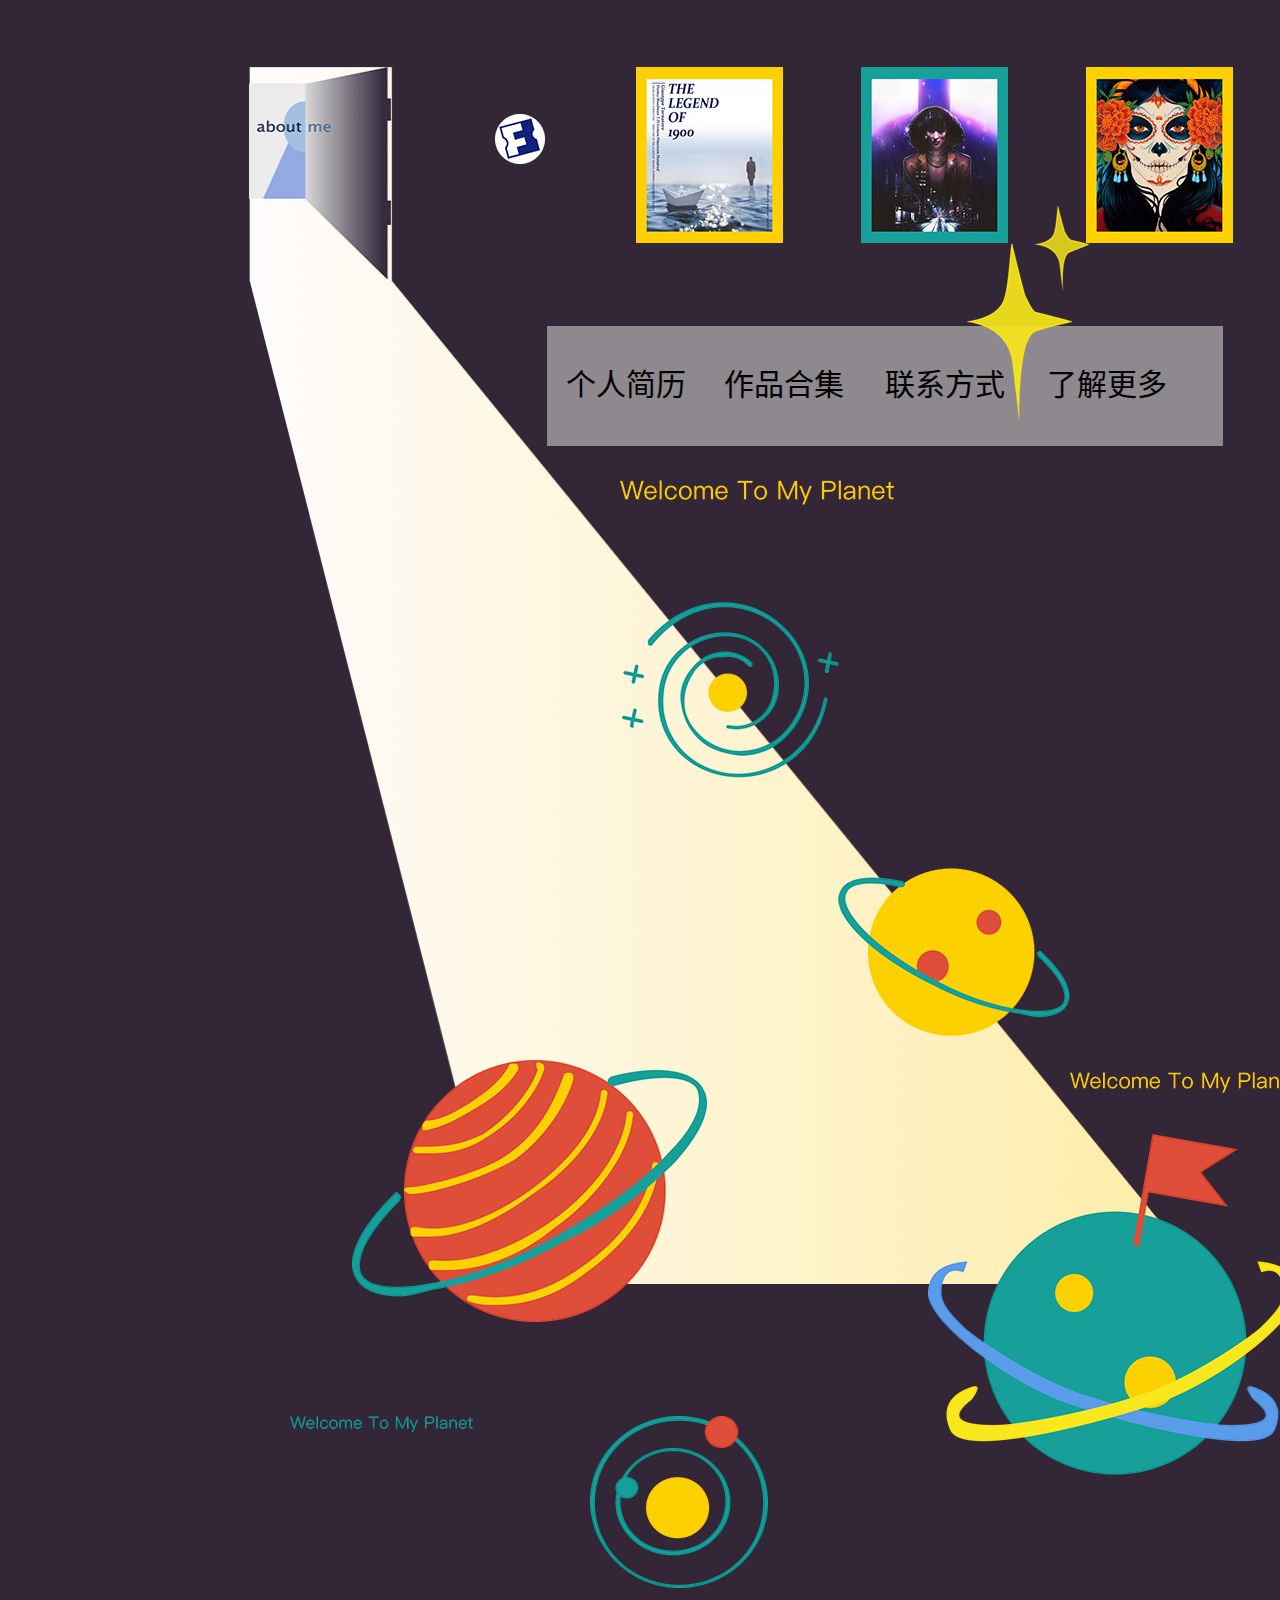
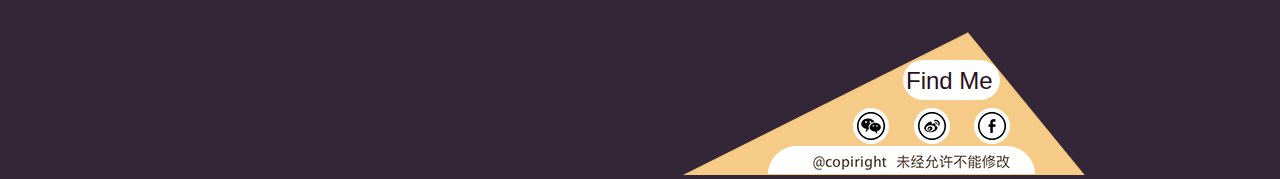
<file: index.html>
<!DOCTYPE html>
<html class="nojs html css_verticalspacer" lang="zh-CN">
 <head>

  <meta http-equiv="Content-type" content="text/html;charset=UTF-8"/>
  <meta name="generator" content="2017.0.0.363"/>
  <meta name="viewport" content="width=device-width, initial-scale=1.0"/>
  
  <script type="text/javascript">
   // Update the 'nojs'/'js' class on the html node
document.documentElement.className = document.documentElement.className.replace(/\bnojs\b/g, 'js');

// Check that all required assets are uploaded and up-to-date
if(typeof Muse == "undefined") window.Muse = {}; window.Muse.assets = {"required":["museutils.js", "museconfig.js", "jquery.watch.js", "jquery.museresponsive.js", "require.js", "index.css"], "outOfDate":[]};
</script>
  
  <title>Home</title>
  <!-- CSS -->
  <link rel="stylesheet" type="text/css" href="css/site_global.css?crc=443350757"/>
  <link rel="stylesheet" type="text/css" href="css/index.css?crc=475585711" id="pagesheet"/>
  <!-- IE-only CSS -->
  <!--[if lt IE 9]>
  <link rel="stylesheet" type="text/css" href="css/nomq_index.css?crc=3879199694" id="nomq_pagesheet"/>
  <![endif]-->
   </head>
 <body>

  <div class="breakpoint active" id="bp_infinity" data-min-width="1281"><!-- responsive breakpoint node -->
   <div class="clearfix" id="page"><!-- column -->
    <div class="position_content" id="page_position_content">
     <div class="clearfix colelem" id="u856"><!-- group -->
      <div class="clip_frame grpelem" id="u206"><!-- image -->
       <img class="block temp_no_img_src" id="u206_img" data-orig-src="images/path%203%402x.png?crc=136634654" alt="" width="1353" height="1712" src="images/blank.gif?crc=4208392903"/>
      </div>
      <a class="nonblock nontext clip_frame grpelem" id="u114" href="untitled-2.html"><!-- image --><img class="block temp_no_img_src" id="u114_img" data-orig-src="images/group%2010%402x.png?crc=4247103314" alt="" width="200" height="300" src="images/blank.gif?crc=4208392903"/></a>
      <div class="clip_frame grpelem" id="u224"><!-- image -->
       <img class="block temp_no_img_src" id="u224_img" data-orig-src="images/group%204%402x.png?crc=425144026" data-hidpi-src="images/group%204%402x_2x.png?crc=4005634624" alt="" width="70" height="70" src="images/blank.gif?crc=4208392903"/>
      </div>
      <a class="nonblock nontext clip_frame grpelem" id="u252" href="untitled-2.html"><!-- image --><img class="block temp_no_img_src" id="u252_img" data-orig-src="images/group%209%402x.jpg?crc=674304" data-hidpi-src="images/group%209%402x_2x.jpg?crc=4204482920" alt="" width="207" height="248" src="images/blank.gif?crc=4208392903"/></a>
      <a class="nonblock nontext clip_frame grpelem" id="u270" href="untitled-2.html"><!-- image --><img class="block temp_no_img_src" id="u270_img" data-orig-src="images/group%208%402x.jpg?crc=278970061" data-hidpi-src="images/group%208%402x_2x.jpg?crc=474855429" alt="" width="207" height="248" src="images/blank.gif?crc=4208392903"/></a>
      <a class="nonblock nontext clip_frame grpelem" id="u288" href="untitled-2.html"><!-- image --><img class="block temp_no_img_src" id="u288_img" data-orig-src="images/group%207%402x.jpg?crc=79633130" data-hidpi-src="images/group%207%402x_2x.jpg?crc=3971286740" alt="" width="207" height="248" src="images/blank.gif?crc=4208392903"/></a>
      <div class="grpelem shared_content" id="u313" data-content-guid="u313_content"><!-- simple frame --></div>
      <a class="nonblock nontext clearfix grpelem shared_content" id="u347-4" href="untitled-2.html" data-content-guid="u347-4_content"><!-- content --><p>个人简历</p></a>
      <a class="nonblock nontext clearfix grpelem shared_content" id="u354-4" href="untitled-2.html" data-content-guid="u354-4_content"><!-- content --><p>了解更多</p></a>
      <a class="nonblock nontext clearfix grpelem shared_content" id="u361-4" href="untitled-2.html" data-content-guid="u361-4_content"><!-- content --><p>作品合集</p></a>
      <a class="nonblock nontext clearfix grpelem shared_content" id="u375-4" href="untitled-2.html" data-content-guid="u375-4_content"><!-- content --><p>联系方式</p></a>
      <div class="clip_frame grpelem" id="u383"><!-- image -->
       <img class="block temp_no_img_src" id="u383_img" data-orig-src="images/group%206%402x.png?crc=4192796966" data-hidpi-src="images/group%206%402x_2x.png?crc=4108051245" alt="" width="175" height="303" src="images/blank.gif?crc=4208392903"/>
      </div>
      <div class="clip_frame grpelem" id="u401"><!-- image -->
       <img class="block temp_no_img_src" id="u401_img" data-orig-src="images/welcome%20to%20my%20planet%402x.png?crc=247999768" data-hidpi-src="images/welcome%20to%20my%20planet%402x_2x.png?crc=4040348729" alt="" width="386" height="35" src="images/blank.gif?crc=4208392903"/>
      </div>
      <div class="clip_frame grpelem" id="u419"><!-- image -->
       <img class="block temp_no_img_src" id="u419_img" data-orig-src="images/%e5%ae%87%e5%ae%99%e6%98%9f%e7%90%83-13%402x.png?crc=4098705847" data-hidpi-src="images/%e5%ae%87%e5%ae%99%e6%98%9f%e7%90%83-13%402x_2x.png?crc=245877989" alt="" width="305" height="248" src="images/blank.gif?crc=4208392903"/>
      </div>
      <div class="clip_frame grpelem" id="u437"><!-- image -->
       <img class="block temp_no_img_src" id="u437_img" data-orig-src="images/%e5%ae%87%e5%ae%99%e6%98%9f%e7%90%83%402x.png?crc=3884274006" data-hidpi-src="images/%e5%ae%87%e5%ae%99%e6%98%9f%e7%90%83%402x_2x.png?crc=4249496224" alt="" width="326" height="236" src="images/blank.gif?crc=4208392903"/>
      </div>
      <div class="clip_frame grpelem" id="u455"><!-- image -->
       <img class="block temp_no_img_src" id="u455_img" data-orig-src="images/%e5%ae%87%e5%ae%99%e6%98%9f%e7%90%83-12%402x.png?crc=104379507" data-hidpi-src="images/%e5%ae%87%e5%ae%99%e6%98%9f%e7%90%83-12%402x_2x.png?crc=331023471" alt="" width="251" height="242" src="images/blank.gif?crc=4208392903"/>
      </div>
      <a class="nonblock nontext clip_frame grpelem" id="u473" href="untitled-2.html"><!-- image --><img class="block temp_no_img_src" id="u473_img" data-orig-src="images/group%202%402x.png?crc=4281575853" data-hidpi-src="images/group%202%402x_2x.png?crc=306266033" alt="" width="519" height="479" src="images/blank.gif?crc=4208392903"/></a>
      <div class="clip_frame grpelem" id="u491"><!-- image -->
       <img class="block temp_no_img_src" id="u491_img" data-orig-src="images/path%207%402x.png?crc=334561519" data-hidpi-src="images/path%207%402x_2x.png?crc=247638755" alt="" width="566" height="201" src="images/blank.gif?crc=4208392903"/>
      </div>
      <div class="rounded-corners grpelem shared_content" id="u527" data-content-guid="u527_content"><!-- simple frame --></div>
      <div class="clearfix grpelem shared_content" id="u548-4" data-content-guid="u548-4_content"><!-- content -->
       <p>Find Me</p>
      </div>
      <div class="clip_frame grpelem" id="u555"><!-- image -->
       <img class="block temp_no_img_src" id="u555_img" data-orig-src="images/welcome%20to%20my%20planet%402x322x30.png?crc=3878812441" data-hidpi-src="images/welcome%20to%20my%20planet%402x322x30_2x.png?crc=4040348729" alt="" width="322" height="29" src="images/blank.gif?crc=4208392903"/>
      </div>
      <div class="clip_frame grpelem" id="u570"><!-- image -->
       <img class="block temp_no_img_src" id="u570_img" data-orig-src="images/group%2014%402x.png?crc=26508711" data-hidpi-src="images/group%2014%402x_2x.png?crc=197176822" alt="" width="375" height="39" src="images/blank.gif?crc=4208392903"/>
      </div>
      <div class="clip_frame grpelem" id="u608"><!-- image -->
       <img class="block temp_no_img_src" id="u608_img" data-orig-src="images/group%2011%402x.png?crc=4071910330" data-hidpi-src="images/group%2011%402x_2x.png?crc=232635601" alt="" width="50" height="50" src="images/blank.gif?crc=4208392903"/>
      </div>
      <div class="clip_frame grpelem" id="u636"><!-- image -->
       <img class="block temp_no_img_src" id="u636_img" data-orig-src="images/group%2012%402x.png?crc=394252616" data-hidpi-src="images/group%2012%402x_2x.png?crc=492033634" alt="" width="50" height="50" src="images/blank.gif?crc=4208392903"/>
      </div>
      <div class="clip_frame grpelem" id="u654"><!-- image -->
       <img class="block temp_no_img_src" id="u654_img" data-orig-src="images/group%2013%402x.png?crc=4213249841" data-hidpi-src="images/group%2013%402x_2x.png?crc=3764527012" alt="" width="50" height="50" src="images/blank.gif?crc=4208392903"/>
      </div>
      <div class="clip_frame grpelem" id="u672"><!-- image -->
       <img class="block temp_no_img_src" id="u672_img" data-orig-src="images/welcome%20to%20my%20planet%402xv.png?crc=278771634" data-hidpi-src="images/welcome%20to%20my%20planet%402xv_2x.png?crc=469745622" alt="" width="257" height="23" src="images/blank.gif?crc=4208392903"/>
      </div>
      <a class="nonblock nontext clip_frame grpelem" id="u700" href="untitled-2.html"><!-- image --><img class="block temp_no_img_src" id="u700_img" data-orig-src="images/%e5%ae%87%e5%ae%99%e6%98%9f%e7%90%83-04%402x.png?crc=318381280" data-hidpi-src="images/%e5%ae%87%e5%ae%99%e6%98%9f%e7%90%83-04%402x_2x.png?crc=258198271" alt="" width="499" height="368" src="images/blank.gif?crc=4208392903"/></a>
     </div>
     <div class="verticalspacer shared_content" data-offset-top="1779" data-content-above-spacer="1778" data-content-below-spacer="1" data-content-guid="page_position_content_1_content"></div>
    </div>
   </div>
  </div>
  <div class="breakpoint" id="bp_1280" data-min-width="1025" data-max-width="1280"><!-- responsive breakpoint node -->
   <div class="clearfix temp_no_id" data-orig-id="page"><!-- column -->
    <div class="position_content temp_no_id" data-orig-id="page_position_content">
     <div class="clearfix colelem temp_no_id" data-orig-id="u856"><!-- column -->
      <div class="clearfix colelem" id="pu206"><!-- group -->
       <div class="clip_frame grpelem temp_no_id" data-orig-id="u206"><!-- image -->
        <img class="block temp_no_id temp_no_img_src" data-orig-src="images/path%203%402x963x1218.png?crc=316871023" alt="" width="962" height="1217" data-orig-id="u206_img" src="images/blank.gif?crc=4208392903"/>
       </div>
       <a class="nonblock nontext clip_frame grpelem temp_no_id" href="untitled-2.html" data-orig-id="u114"><!-- image --><img class="block temp_no_id temp_no_img_src" data-orig-src="images/group%2010%402x143x214.png?crc=4269570439" alt="" width="142" height="213" data-orig-id="u114_img" src="images/blank.gif?crc=4208392903"/></a>
       <div class="clip_frame grpelem temp_no_id" data-orig-id="u224"><!-- image -->
        <img class="block temp_no_id temp_no_img_src" data-orig-src="images/group%204%402x50x50.png?crc=518071050" data-hidpi-src="images/group%204%402x50x50_2x.png?crc=3811192018" alt="" width="50" height="50" data-orig-id="u224_img" src="images/blank.gif?crc=4208392903"/>
       </div>
       <a class="nonblock nontext clip_frame grpelem temp_no_id" href="untitled-2.html" data-orig-id="u252"><!-- image --><img class="block temp_no_id temp_no_img_src" data-orig-src="images/group%209%402x148x177.jpg?crc=330292106" data-hidpi-src="images/group%209%402x148x177_2x.jpg?crc=429893220" alt="" width="147" height="176" data-orig-id="u252_img" src="images/blank.gif?crc=4208392903"/></a>
       <a class="nonblock nontext clip_frame grpelem temp_no_id" href="untitled-2.html" data-orig-id="u270"><!-- image --><img class="block temp_no_id temp_no_img_src" data-orig-src="images/group%208%402x148x177.jpg?crc=100571875" data-hidpi-src="images/group%208%402x148x177_2x.jpg?crc=4259324270" alt="" width="147" height="176" data-orig-id="u270_img" src="images/blank.gif?crc=4208392903"/></a>
       <a class="nonblock nontext clip_frame grpelem temp_no_id" href="untitled-2.html" data-orig-id="u288"><!-- image --><img class="block temp_no_id temp_no_img_src" data-orig-src="images/group%207%402x148x177.jpg?crc=402591679" data-hidpi-src="images/group%207%402x148x177_2x.jpg?crc=367213084" alt="" width="147" height="176" data-orig-id="u288_img" src="images/blank.gif?crc=4208392903"/></a>
       <span class="grpelem placeholder" data-placeholder-for="u313_content"><!-- placeholder node --></span>
       <span class="nonblock nontext clearfix grpelem placeholder" data-placeholder-for="u347-4_content"><!-- placeholder node --></span>
       <span class="nonblock nontext clearfix grpelem placeholder" data-placeholder-for="u354-4_content"><!-- placeholder node --></span>
       <span class="nonblock nontext clearfix grpelem placeholder" data-placeholder-for="u361-4_content"><!-- placeholder node --></span>
       <span class="nonblock nontext clearfix grpelem placeholder" data-placeholder-for="u375-4_content"><!-- placeholder node --></span>
       <div class="clip_frame grpelem temp_no_id" data-orig-id="u383"><!-- image -->
        <img class="block temp_no_id temp_no_img_src" data-orig-src="images/group%206%402x125x216.png?crc=3914508774" data-hidpi-src="images/group%206%402x125x216_2x.png?crc=191906283" alt="" width="124" height="215" data-orig-id="u383_img" src="images/blank.gif?crc=4208392903"/>
       </div>
       <div class="clip_frame grpelem temp_no_id" data-orig-id="u401"><!-- image -->
        <img class="block temp_no_id temp_no_img_src" data-orig-src="images/welcome%20to%20my%20planet%402x275x25.png?crc=515021407" data-hidpi-src="images/welcome%20to%20my%20planet%402x275x25_2x.png?crc=4186051448" alt="" width="274" height="25" data-orig-id="u401_img" src="images/blank.gif?crc=4208392903"/>
       </div>
       <div class="clip_frame grpelem temp_no_id" data-orig-id="u419"><!-- image -->
        <img class="block temp_no_id temp_no_img_src" data-orig-src="images/%e5%ae%87%e5%ae%99%e6%98%9f%e7%90%83-13%402x217x177.png?crc=4233578709" data-hidpi-src="images/%e5%ae%87%e5%ae%99%e6%98%9f%e7%90%83-13%402x217x177_2x.png?crc=523681272" alt="" width="217" height="176" data-orig-id="u419_img" src="images/blank.gif?crc=4208392903"/>
       </div>
       <div class="clip_frame grpelem temp_no_id" data-orig-id="u437"><!-- image -->
        <img class="block temp_no_id temp_no_img_src" data-orig-src="images/%e5%ae%87%e5%ae%99%e6%98%9f%e7%90%83%402x232x168.png?crc=179919863" data-hidpi-src="images/%e5%ae%87%e5%ae%99%e6%98%9f%e7%90%83%402x232x168_2x.png?crc=508829861" alt="" width="232" height="168" data-orig-id="u437_img" src="images/blank.gif?crc=4208392903"/>
       </div>
       <div class="clip_frame grpelem temp_no_id" data-orig-id="u455"><!-- image -->
        <img class="block temp_no_id temp_no_img_src" data-orig-src="images/%e5%ae%87%e5%ae%99%e6%98%9f%e7%90%83-12%402x179x173.png?crc=12330129" data-hidpi-src="images/%e5%ae%87%e5%ae%99%e6%98%9f%e7%90%83-12%402x179x173_2x.png?crc=4253849507" alt="" width="178" height="172" data-orig-id="u455_img" src="images/blank.gif?crc=4208392903"/>
       </div>
       <a class="nonblock nontext clip_frame grpelem temp_no_id" href="untitled-2.html" data-orig-id="u473"><!-- image --><img class="block temp_no_id temp_no_img_src" data-orig-src="images/group%202%402x370x341.png?crc=364222006" data-hidpi-src="images/group%202%402x370x341_2x.png?crc=37707894" alt="" width="369" height="341" data-orig-id="u473_img" src="images/blank.gif?crc=4208392903"/></a>
       <div class="clip_frame grpelem temp_no_id" data-orig-id="u555"><!-- image -->
        <img class="block temp_no_id temp_no_img_src" data-orig-src="images/welcome%20to%20my%20planet%402x229x21.png?crc=331587684" data-hidpi-src="images/welcome%20to%20my%20planet%402x229x21_2x.png?crc=3984334215" alt="" width="229" height="21" data-orig-id="u555_img" src="images/blank.gif?crc=4208392903"/>
       </div>
       <div class="clip_frame grpelem temp_no_id" data-orig-id="u672"><!-- image -->
        <img class="block temp_no_id temp_no_img_src" data-orig-src="images/welcome%20to%20my%20planet%402xv183x17.png?crc=4200555453" data-hidpi-src="images/welcome%20to%20my%20planet%402xv183x17_2x.png?crc=469745622" alt="" width="183" height="16" data-orig-id="u672_img" src="images/blank.gif?crc=4208392903"/>
       </div>
       <a class="nonblock nontext clip_frame grpelem temp_no_id" href="untitled-2.html" data-orig-id="u700"><!-- image --><img class="block temp_no_id temp_no_img_src" data-orig-src="images/%e5%ae%87%e5%ae%99%e6%98%9f%e7%90%83-04%402x355x262.png?crc=5097833" data-hidpi-src="images/%e5%ae%87%e5%ae%99%e6%98%9f%e7%90%83-04%402x355x262_2x.png?crc=104746808" alt="" width="355" height="262" data-orig-id="u700_img" src="images/blank.gif?crc=4208392903"/></a>
      </div>
      <div class="clearfix colelem" id="pu491"><!-- group -->
       <div class="clip_frame grpelem temp_no_id" data-orig-id="u491"><!-- image -->
        <img class="block temp_no_id temp_no_img_src" data-orig-src="images/path%207%402x403x143.png?crc=3932793804" data-hidpi-src="images/path%207%402x403x143_2x.png?crc=3822799039" alt="" width="402" height="143" data-orig-id="u491_img" src="images/blank.gif?crc=4208392903"/>
       </div>
       <span class="rounded-corners grpelem placeholder" data-placeholder-for="u527_content"><!-- placeholder node --></span>
       <span class="clearfix grpelem placeholder" data-placeholder-for="u548-4_content"><!-- placeholder node --></span>
       <div class="clip_frame grpelem temp_no_id" data-orig-id="u570"><!-- image -->
        <img class="block temp_no_id temp_no_img_src" data-orig-src="images/group%2014%402x267x28.png?crc=15431873" data-hidpi-src="images/group%2014%402x267x28_2x.png?crc=4210240975" alt="" width="267" height="28" data-orig-id="u570_img" src="images/blank.gif?crc=4208392903"/>
       </div>
       <div class="clip_frame grpelem temp_no_id" data-orig-id="u608"><!-- image -->
        <img class="block temp_no_id temp_no_img_src" data-orig-src="images/group%2011%402x36x36.png?crc=3761392125" data-hidpi-src="images/group%2011%402x36x36_2x.png?crc=81441412" alt="" width="36" height="36" data-orig-id="u608_img" src="images/blank.gif?crc=4208392903"/>
       </div>
       <div class="clip_frame grpelem temp_no_id" data-orig-id="u636"><!-- image -->
        <img class="block temp_no_id temp_no_img_src" data-orig-src="images/group%2012%402x36x36.png?crc=393321910" data-hidpi-src="images/group%2012%402x36x36_2x.png?crc=275269958" alt="" width="36" height="36" data-orig-id="u636_img" src="images/blank.gif?crc=4208392903"/>
       </div>
       <div class="clip_frame grpelem temp_no_id" data-orig-id="u654"><!-- image -->
        <img class="block temp_no_id temp_no_img_src" data-orig-src="images/group%2013%402x36x36.png?crc=3884168328" data-hidpi-src="images/group%2013%402x36x36_2x.png?crc=37503405" alt="" width="36" height="36" data-orig-id="u654_img" src="images/blank.gif?crc=4208392903"/>
       </div>
      </div>
     </div>
     <span class="verticalspacer placeholder" data-placeholder-for="page_position_content_1_content"><!-- placeholder node --></span>
    </div>
   </div>
  </div>
  <div class="breakpoint" id="bp_1024" data-min-width="769" data-max-width="1024"><!-- responsive breakpoint node -->
   <div class="clearfix borderbox temp_no_id" data-orig-id="page"><!-- group -->
    <div class="grpelem temp_no_id" data-orig-id="u856"><!-- simple frame --></div>
    <div class="clearfix grpelem" id="ppu206"><!-- column -->
     <div class="clearfix colelem temp_no_id" data-orig-id="pu206"><!-- group -->
      <div class="clip_frame grpelem temp_no_id" data-orig-id="u206"><!-- image -->
       <img class="block temp_no_id temp_no_img_src" data-orig-src="images/path%203%402x722x914.png?crc=406039270" alt="" data-image-width="722" data-image-height="913" data-orig-id="u206_img" src="images/blank.gif?crc=4208392903"/>
      </div>
      <a class="nonblock nontext clip_frame grpelem temp_no_id" href="untitled-2.html" data-orig-id="u114"><!-- image --><img class="block temp_no_id temp_no_img_src" data-orig-src="images/group%2010%402x-crop-u114.png?crc=4081209578" alt="" data-image-width="107" data-image-height="160" data-orig-id="u114_img" src="images/blank.gif?crc=4208392903"/></a>
      <div class="clip_frame grpelem temp_no_id" data-orig-id="u224"><!-- image -->
       <img class="block temp_no_id temp_no_img_src" data-orig-src="images/group%204%402x38x38.png?crc=3818287507" data-hidpi-src="images/group%204%402x38x38_2x.png?crc=3785905239" alt="" data-image-width="37" data-image-height="37" data-orig-id="u224_img" src="images/blank.gif?crc=4208392903"/>
      </div>
      <a class="nonblock nontext clip_frame grpelem temp_no_id" href="untitled-2.html" data-orig-id="u252"><!-- image --><img class="block temp_no_id temp_no_img_src" data-orig-src="images/group%209%402x111x133.jpg?crc=4044593093" data-hidpi-src="images/group%209%402x111x133_2x.jpg?crc=288661317" alt="" data-image-width="110" data-image-height="132" data-orig-id="u252_img" src="images/blank.gif?crc=4208392903"/></a>
      <a class="nonblock nontext clip_frame grpelem temp_no_id" href="untitled-2.html" data-orig-id="u270"><!-- image --><img class="block temp_no_id temp_no_img_src" data-orig-src="images/group%208%402x111x133.jpg?crc=232332620" data-hidpi-src="images/group%208%402x111x133_2x.jpg?crc=216144939" alt="" data-image-width="110" data-image-height="132" data-orig-id="u270_img" src="images/blank.gif?crc=4208392903"/></a>
      <a class="nonblock nontext clip_frame grpelem temp_no_id" href="untitled-2.html" data-orig-id="u288"><!-- image --><img class="block temp_no_id temp_no_img_src" data-orig-src="images/group%207%402x111x133.jpg?crc=3942918067" data-hidpi-src="images/group%207%402x111x133_2x.jpg?crc=380993673" alt="" data-image-width="110" data-image-height="132" data-orig-id="u288_img" src="images/blank.gif?crc=4208392903"/></a>
      <span class="grpelem placeholder" data-placeholder-for="u313_content"><!-- placeholder node --></span>
      <span class="nonblock nontext clearfix grpelem placeholder" data-placeholder-for="u347-4_content"><!-- placeholder node --></span>
      <span class="nonblock nontext clearfix grpelem placeholder" data-placeholder-for="u354-4_content"><!-- placeholder node --></span>
      <span class="nonblock nontext clearfix grpelem placeholder" data-placeholder-for="u361-4_content"><!-- placeholder node --></span>
      <span class="nonblock nontext clearfix grpelem placeholder" data-placeholder-for="u375-4_content"><!-- placeholder node --></span>
      <div class="clip_frame grpelem temp_no_id" data-orig-id="u383"><!-- image -->
       <img class="block temp_no_id temp_no_img_src" data-orig-src="images/group%206%402x94x162.png?crc=3942982866" data-hidpi-src="images/group%206%402x94x162_2x.png?crc=65306945" alt="" data-image-width="93" data-image-height="162" data-orig-id="u383_img" src="images/blank.gif?crc=4208392903"/>
      </div>
      <div class="clip_frame grpelem temp_no_id" data-orig-id="u401"><!-- image -->
       <img class="block temp_no_id temp_no_img_src" data-orig-src="images/welcome%20to%20my%20planet%402x206x19.png?crc=12539861" data-hidpi-src="images/welcome%20to%20my%20planet%402x206x19_2x.png?crc=85373578" alt="" data-image-width="206" data-image-height="19" data-orig-id="u401_img" src="images/blank.gif?crc=4208392903"/>
      </div>
      <div class="clip_frame grpelem temp_no_id" data-orig-id="u419"><!-- image -->
       <img class="block temp_no_id temp_no_img_src" data-orig-src="images/%e5%ae%87%e5%ae%99%e6%98%9f%e7%90%83-13%402x163x133.png?crc=499584090" data-hidpi-src="images/%e5%ae%87%e5%ae%99%e6%98%9f%e7%90%83-13%402x163x133_2x.png?crc=4248942765" alt="" data-image-width="163" data-image-height="132" data-orig-id="u419_img" src="images/blank.gif?crc=4208392903"/>
      </div>
      <div class="clip_frame grpelem temp_no_id" data-orig-id="u437"><!-- image -->
       <img class="block temp_no_id temp_no_img_src" data-orig-src="images/%e5%ae%87%e5%ae%99%e6%98%9f%e7%90%83%402x174x126.png?crc=3961419028" data-hidpi-src="images/%e5%ae%87%e5%ae%99%e6%98%9f%e7%90%83%402x174x126_2x.png?crc=257479504" alt="" data-image-width="174" data-image-height="126" data-orig-id="u437_img" src="images/blank.gif?crc=4208392903"/>
      </div>
      <div class="clip_frame grpelem temp_no_id" data-orig-id="u555"><!-- image -->
       <img class="block temp_no_id temp_no_img_src" data-orig-src="images/welcome%20to%20my%20planet%402x172x16.png?crc=12107064" data-hidpi-src="images/welcome%20to%20my%20planet%402x172x16_2x.png?crc=51794009" alt="" data-image-width="172" data-image-height="16" data-orig-id="u555_img" src="images/blank.gif?crc=4208392903"/>
      </div>
      <a class="nonblock nontext clip_frame grpelem temp_no_id" href="untitled-2.html" data-orig-id="u700"><!-- image --><img class="block temp_no_id temp_no_img_src" data-orig-src="images/%e5%ae%87%e5%ae%99%e6%98%9f%e7%90%83-04%402x267x197.png?crc=4061010064" data-hidpi-src="images/%e5%ae%87%e5%ae%99%e6%98%9f%e7%90%83-04%402x267x197_2x.png?crc=3947011809" alt="" data-image-width="266" data-image-height="196" data-orig-id="u700_img" src="images/blank.gif?crc=4208392903"/></a>
     </div>
     <a class="nonblock nontext clip_frame colelem temp_no_id" href="untitled-2.html" data-orig-id="u473"><!-- image --><img class="block temp_no_id temp_no_img_src" data-orig-src="images/group%202%402x277x256.png?crc=457057063" data-hidpi-src="images/group%202%402x277x256_2x.png?crc=3802482007" alt="" data-image-width="277" data-image-height="255" data-orig-id="u473_img" src="images/blank.gif?crc=4208392903"/></a>
     <div class="clip_frame colelem temp_no_id" data-orig-id="u672"><!-- image -->
      <img class="block temp_no_id temp_no_img_src" data-orig-src="images/welcome%20to%20my%20planet%402xv138x13.png?crc=3896065386" data-hidpi-src="images/welcome%20to%20my%20planet%402xv138x13_2x.png?crc=3818603604" alt="" data-image-width="137" data-image-height="12" data-orig-id="u672_img" src="images/blank.gif?crc=4208392903"/>
     </div>
     <div class="clearfix colelem" id="pu455"><!-- group -->
      <div class="clip_frame grpelem temp_no_id" data-orig-id="u455"><!-- image -->
       <img class="block temp_no_id temp_no_img_src" data-orig-src="images/%e5%ae%87%e5%ae%99%e6%98%9f%e7%90%83-12%402x134x130.png?crc=4114149633" data-hidpi-src="images/%e5%ae%87%e5%ae%99%e6%98%9f%e7%90%83-12%402x134x130_2x.png?crc=310381086" alt="" data-image-width="134" data-image-height="129" data-orig-id="u455_img" src="images/blank.gif?crc=4208392903"/>
      </div>
      <div class="rounded-corners clearfix grpelem temp_no_id" data-orig-id="u527"><!-- group -->
       <span class="clearfix grpelem placeholder" data-placeholder-for="u548-4_content"><!-- placeholder node --></span>
      </div>
     </div>
     <div class="clearfix colelem temp_no_id" data-orig-id="pu491"><!-- group -->
      <div class="clip_frame grpelem temp_no_id" data-orig-id="u491"><!-- image -->
       <img class="block temp_no_id temp_no_img_src" data-orig-src="images/path%207%402x302x108.png?crc=530270080" data-hidpi-src="images/path%207%402x302x108_2x.png?crc=94364296" alt="" data-image-width="302" data-image-height="107" data-orig-id="u491_img" src="images/blank.gif?crc=4208392903"/>
      </div>
      <div class="clip_frame grpelem temp_no_id" data-orig-id="u570"><!-- image -->
       <img class="block temp_no_id temp_no_img_src" data-orig-src="images/group%2014%402x200x21.png?crc=318673174" data-hidpi-src="images/group%2014%402x200x21_2x.png?crc=304212194" alt="" data-image-width="200" data-image-height="21" data-orig-id="u570_img" src="images/blank.gif?crc=4208392903"/>
      </div>
      <div class="clip_frame grpelem temp_no_id" data-orig-id="u608"><!-- image -->
       <img class="block temp_no_id temp_no_img_src" data-orig-src="images/group%2011%402x27x27.png?crc=3798978025" data-hidpi-src="images/group%2011%402x27x27_2x.png?crc=3881714034" alt="" data-image-width="27" data-image-height="27" data-orig-id="u608_img" src="images/blank.gif?crc=4208392903"/>
      </div>
      <div class="clip_frame grpelem temp_no_id" data-orig-id="u636"><!-- image -->
       <img class="block temp_no_id temp_no_img_src" data-orig-src="images/group%2012%402x27x27.png?crc=4004317863" data-hidpi-src="images/group%2012%402x27x27_2x.png?crc=124589853" alt="" data-image-width="27" data-image-height="27" data-orig-id="u636_img" src="images/blank.gif?crc=4208392903"/>
      </div>
      <div class="clip_frame grpelem temp_no_id" data-orig-id="u654"><!-- image -->
       <img class="block temp_no_id temp_no_img_src" data-orig-src="images/group%2013%402x27x27.png?crc=245900503" data-hidpi-src="images/group%2013%402x27x27_2x.png?crc=3859022313" alt="" data-image-width="27" data-image-height="27" data-orig-id="u654_img" src="images/blank.gif?crc=4208392903"/>
      </div>
     </div>
    </div>
    <div class="verticalspacer" data-offset-top="1779" data-content-above-spacer="1778" data-content-below-spacer="0"></div>
   </div>
  </div>
  <div class="breakpoint" id="bp_768" data-min-width="641" data-max-width="768"><!-- responsive breakpoint node -->
   <div class="clearfix temp_no_id" data-orig-id="page"><!-- column -->
    <div class="position_content temp_no_id" data-orig-id="page_position_content">
     <div class="clearfix colelem temp_no_id" data-orig-id="u856"><!-- column -->
      <div class="clearfix colelem temp_no_id" data-orig-id="pu206"><!-- group -->
       <div class="clip_frame grpelem temp_no_id" data-orig-id="u206"><!-- image -->
        <img class="block temp_no_id temp_no_img_src" data-orig-src="images/path%203%402x602x761.png?crc=403638869" alt="" width="601" height="761" data-orig-id="u206_img" src="images/blank.gif?crc=4208392903"/>
       </div>
       <a class="nonblock nontext clip_frame grpelem temp_no_id" href="untitled-2.html" data-orig-id="u114"><!-- image --><img class="block temp_no_id temp_no_img_src" data-orig-src="images/group%2010%402x89x134.png?crc=4101128718" alt="" width="89" height="133" data-orig-id="u114_img" src="images/blank.gif?crc=4208392903"/></a>
       <div class="clip_frame grpelem temp_no_id" data-orig-id="u224"><!-- image -->
        <img class="block temp_no_id temp_no_img_src" data-orig-src="images/group%204%402x32x32.png?crc=499455651" data-hidpi-src="images/group%204%402x32x32_2x.png?crc=141623827" alt="" width="31" height="31" data-orig-id="u224_img" src="images/blank.gif?crc=4208392903"/>
       </div>
       <a class="nonblock nontext clip_frame grpelem temp_no_id" href="untitled-2.html" data-orig-id="u252"><!-- image --><img class="block temp_no_id temp_no_img_src" data-orig-src="images/group%209%402x92x111.jpg?crc=3964707707" data-hidpi-src="images/group%209%402x92x111_2x.jpg?crc=4280836646" alt="" width="92" height="110" data-orig-id="u252_img" src="images/blank.gif?crc=4208392903"/></a>
       <a class="nonblock nontext clip_frame grpelem temp_no_id" href="untitled-2.html" data-orig-id="u270"><!-- image --><img class="block temp_no_id temp_no_img_src" data-orig-src="images/group%208%402x92x111.jpg?crc=223924639" data-hidpi-src="images/group%208%402x92x111_2x.jpg?crc=138858897" alt="" width="92" height="110" data-orig-id="u270_img" src="images/blank.gif?crc=4208392903"/></a>
       <a class="nonblock nontext clip_frame grpelem temp_no_id" href="untitled-2.html" data-orig-id="u288"><!-- image --><img class="block temp_no_id temp_no_img_src" data-orig-src="images/group%207%402x92x111.jpg?crc=3928603365" data-hidpi-src="images/group%207%402x92x111_2x.jpg?crc=162834330" alt="" width="92" height="110" data-orig-id="u288_img" src="images/blank.gif?crc=4208392903"/></a>
       <span class="grpelem placeholder" data-placeholder-for="u313_content"><!-- placeholder node --></span>
       <span class="nonblock nontext clearfix grpelem placeholder" data-placeholder-for="u347-4_content"><!-- placeholder node --></span>
       <span class="nonblock nontext clearfix grpelem placeholder" data-placeholder-for="u354-4_content"><!-- placeholder node --></span>
       <span class="nonblock nontext clearfix grpelem placeholder" data-placeholder-for="u361-4_content"><!-- placeholder node --></span>
       <span class="nonblock nontext clearfix grpelem placeholder" data-placeholder-for="u375-4_content"><!-- placeholder node --></span>
       <div class="clip_frame grpelem temp_no_id" data-orig-id="u383"><!-- image -->
        <img class="block temp_no_id temp_no_img_src" data-orig-src="images/group%206%402x78x135.png?crc=86063964" data-hidpi-src="images/group%206%402x78x135_2x.png?crc=175141648" alt="" width="78" height="135" data-orig-id="u383_img" src="images/blank.gif?crc=4208392903"/>
       </div>
       <div class="clip_frame grpelem temp_no_id" data-orig-id="u401"><!-- image -->
        <img class="block temp_no_id temp_no_img_src" data-orig-src="images/welcome%20to%20my%20planet%402x172x16.png?crc=12107064" data-hidpi-src="images/welcome%20to%20my%20planet%402x172x16_2x.png?crc=51794009" alt="" width="172" height="16" data-orig-id="u401_img" src="images/blank.gif?crc=4208392903"/>
       </div>
       <div class="clip_frame grpelem temp_no_id" data-orig-id="u419"><!-- image -->
        <img class="block temp_no_id temp_no_img_src" data-orig-src="images/%e5%ae%87%e5%ae%99%e6%98%9f%e7%90%83-13%402x136x111.png?crc=3790765930" data-hidpi-src="images/%e5%ae%87%e5%ae%99%e6%98%9f%e7%90%83-13%402x136x111_2x.png?crc=319707343" alt="" width="136" height="110" data-orig-id="u419_img" src="images/blank.gif?crc=4208392903"/>
       </div>
       <div class="clip_frame grpelem temp_no_id" data-orig-id="u437"><!-- image -->
        <img class="block temp_no_id temp_no_img_src" data-orig-src="images/%e5%ae%87%e5%ae%99%e6%98%9f%e7%90%83%402x145x105.png?crc=252484930" data-hidpi-src="images/%e5%ae%87%e5%ae%99%e6%98%9f%e7%90%83%402x145x105_2x.png?crc=236114819" alt="" width="145" height="105" data-orig-id="u437_img" src="images/blank.gif?crc=4208392903"/>
       </div>
      </div>
      <div class="clearfix colelem" id="pu700"><!-- group -->
       <a class="nonblock nontext clip_frame grpelem temp_no_id" href="untitled-2.html" data-orig-id="u700"><!-- image --><img class="block temp_no_id temp_no_img_src" data-orig-src="images/%e5%ae%87%e5%ae%99%e6%98%9f%e7%90%83-04%402x222x164.png?crc=3874144553" data-hidpi-src="images/%e5%ae%87%e5%ae%99%e6%98%9f%e7%90%83-04%402x222x164_2x.png?crc=497128483" alt="" width="222" height="164" data-orig-id="u700_img" src="images/blank.gif?crc=4208392903"/></a>
       <div class="clip_frame grpelem temp_no_id" data-orig-id="u555"><!-- image -->
        <img class="block temp_no_id temp_no_img_src" data-orig-src="images/welcome%20to%20my%20planet%402x144x13.png?crc=3994376270" data-hidpi-src="images/welcome%20to%20my%20planet%402x144x13_2x.png?crc=4159067047" alt="" width="143" height="13" data-orig-id="u555_img" src="images/blank.gif?crc=4208392903"/>
       </div>
      </div>
      <div class="clearfix colelem" id="pu672"><!-- group -->
       <div class="clip_frame grpelem temp_no_id" data-orig-id="u672"><!-- image -->
        <img class="block temp_no_id temp_no_img_src" data-orig-src="images/welcome%20to%20my%20planet%402xv115x11.png?crc=435889794" data-hidpi-src="images/welcome%20to%20my%20planet%402xv115x11_2x.png?crc=254694112" alt="" width="114" height="10" data-orig-id="u672_img" src="images/blank.gif?crc=4208392903"/>
       </div>
       <a class="nonblock nontext clip_frame grpelem temp_no_id" href="untitled-2.html" data-orig-id="u473"><!-- image --><img class="block temp_no_id temp_no_img_src" data-orig-src="images/group%202%402x231x213.png?crc=186648043" data-hidpi-src="images/group%202%402x231x213_2x.png?crc=4161289799" alt="" width="231" height="213" data-orig-id="u473_img" src="images/blank.gif?crc=4208392903"/></a>
      </div>
      <div class="clip_frame colelem temp_no_id" data-orig-id="u455"><!-- image -->
       <img class="block temp_no_id temp_no_img_src" data-orig-src="images/%e5%ae%87%e5%ae%99%e6%98%9f%e7%90%83-12%402x112x108.png?crc=3919875423" data-hidpi-src="images/%e5%ae%87%e5%ae%99%e6%98%9f%e7%90%83-12%402x112x108_2x.png?crc=4187003871" alt="" width="112" height="108" data-orig-id="u455_img" src="images/blank.gif?crc=4208392903"/>
      </div>
      <div class="rounded-corners clearfix colelem temp_no_id" data-orig-id="u527"><!-- group -->
       <span class="clearfix grpelem placeholder" data-placeholder-for="u548-4_content"><!-- placeholder node --></span>
      </div>
      <div class="clearfix colelem temp_no_id" data-orig-id="pu491"><!-- group -->
       <div class="clip_frame grpelem temp_no_id" data-orig-id="u491"><!-- image -->
        <img class="block temp_no_id temp_no_img_src" data-orig-src="images/path%207%402x252x90.png?crc=3952616193" data-hidpi-src="images/path%207%402x252x90_2x.png?crc=4287047134" alt="" width="252" height="89" data-orig-id="u491_img" src="images/blank.gif?crc=4208392903"/>
       </div>
       <div class="clip_frame grpelem temp_no_id" data-orig-id="u570"><!-- image -->
        <img class="block temp_no_id temp_no_img_src" data-orig-src="images/group%2014%402x167x18.png?crc=3804921365" data-hidpi-src="images/group%2014%402x167x18_2x.png?crc=504357690" alt="" width="167" height="17" data-orig-id="u570_img" src="images/blank.gif?crc=4208392903"/>
       </div>
       <div class="clip_frame grpelem temp_no_id" data-orig-id="u608"><!-- image -->
        <img class="block temp_no_id temp_no_img_src" data-orig-src="images/group%2011%402x23x23.png?crc=4107835016" data-hidpi-src="images/group%2011%402x23x23_2x.png?crc=98397330" alt="" width="22" height="22" data-orig-id="u608_img" src="images/blank.gif?crc=4208392903"/>
       </div>
       <div class="clip_frame grpelem temp_no_id" data-orig-id="u636"><!-- image -->
        <img class="block temp_no_id temp_no_img_src" data-orig-src="images/group%2012%402x23x23.png?crc=436819297" data-hidpi-src="images/group%2012%402x23x23_2x.png?crc=4262421862" alt="" width="22" height="22" data-orig-id="u636_img" src="images/blank.gif?crc=4208392903"/>
       </div>
       <div class="clip_frame grpelem temp_no_id" data-orig-id="u654"><!-- image -->
        <img class="block temp_no_id temp_no_img_src" data-orig-src="images/group%2013%402x23x23.png?crc=4099096929" data-hidpi-src="images/group%2013%402x23x23_2x.png?crc=3994775843" alt="" width="22" height="22" data-orig-id="u654_img" src="images/blank.gif?crc=4208392903"/>
       </div>
      </div>
     </div>
     <span class="verticalspacer placeholder" data-placeholder-for="page_position_content_1_content"><!-- placeholder node --></span>
    </div>
   </div>
  </div>
  <div class="breakpoint" id="bp_640" data-min-width="481" data-max-width="640"><!-- responsive breakpoint node -->
   <div class="clearfix temp_no_id" data-orig-id="page"><!-- column -->
    <div class="position_content temp_no_id" data-orig-id="page_position_content">
     <div class="clearfix colelem temp_no_id" data-orig-id="u856"><!-- column -->
      <div class="clearfix colelem temp_no_id" data-orig-id="pu206"><!-- group -->
       <div class="clip_frame grpelem temp_no_id" data-orig-id="u206"><!-- image -->
        <img class="block temp_no_id temp_no_img_src" data-orig-src="images/path%203%402x451x571.png?crc=3811769868" alt="" width="451" height="571" data-orig-id="u206_img" src="images/blank.gif?crc=4208392903"/>
       </div>
       <a class="nonblock nontext clip_frame grpelem temp_no_id" href="untitled-2.html" data-orig-id="u114"><!-- image --><img class="block temp_no_id temp_no_img_src" data-orig-src="images/group%2010%402x67x100.png?crc=101380081" alt="" width="67" height="100" data-orig-id="u114_img" src="images/blank.gif?crc=4208392903"/></a>
       <div class="clip_frame grpelem temp_no_id" data-orig-id="u224"><!-- image -->
        <img class="block temp_no_id temp_no_img_src" data-orig-src="images/group%204%402x24x24.png?crc=99802736" data-hidpi-src="images/group%204%402x24x24_2x.png?crc=3985873348" alt="" width="23" height="23" data-orig-id="u224_img" src="images/blank.gif?crc=4208392903"/>
       </div>
       <a class="nonblock nontext clip_frame grpelem temp_no_id" href="untitled-2.html" data-orig-id="u252"><!-- image --><img class="block temp_no_id temp_no_img_src" data-orig-src="images/group%209%402x69x83.jpg?crc=3989955739" data-hidpi-src="images/group%209%402x69x83_2x.jpg?crc=4047545894" alt="" width="69" height="83" data-orig-id="u252_img" src="images/blank.gif?crc=4208392903"/></a>
       <a class="nonblock nontext clip_frame grpelem temp_no_id" href="untitled-2.html" data-orig-id="u270"><!-- image --><img class="block temp_no_id temp_no_img_src" data-orig-src="images/group%208%402x69x83.jpg?crc=510559894" data-hidpi-src="images/group%208%402x69x83_2x.jpg?crc=304428719" alt="" width="69" height="83" data-orig-id="u270_img" src="images/blank.gif?crc=4208392903"/></a>
       <a class="nonblock nontext clip_frame grpelem temp_no_id" href="untitled-2.html" data-orig-id="u288"><!-- image --><img class="block temp_no_id temp_no_img_src" data-orig-src="images/group%207%402x69x83.jpg?crc=355267616" data-hidpi-src="images/group%207%402x69x83_2x.jpg?crc=31848213" alt="" width="69" height="83" data-orig-id="u288_img" src="images/blank.gif?crc=4208392903"/></a>
       <span class="grpelem placeholder" data-placeholder-for="u313_content"><!-- placeholder node --></span>
       <span class="nonblock nontext clearfix grpelem placeholder" data-placeholder-for="u347-4_content"><!-- placeholder node --></span>
       <span class="nonblock nontext clearfix grpelem placeholder" data-placeholder-for="u354-4_content"><!-- placeholder node --></span>
       <span class="nonblock nontext clearfix grpelem placeholder" data-placeholder-for="u361-4_content"><!-- placeholder node --></span>
       <span class="nonblock nontext clearfix grpelem placeholder" data-placeholder-for="u375-4_content"><!-- placeholder node --></span>
       <div class="clip_frame grpelem temp_no_id" data-orig-id="u383"><!-- image -->
        <img class="block temp_no_id temp_no_img_src" data-orig-src="images/group%206%402x59x101.png?crc=3951519559" data-hidpi-src="images/group%206%402x59x101_2x.png?crc=3917526629" alt="" width="58" height="101" data-orig-id="u383_img" src="images/blank.gif?crc=4208392903"/>
       </div>
       <div class="clip_frame grpelem temp_no_id" data-orig-id="u401"><!-- image -->
        <img class="block temp_no_id temp_no_img_src" data-orig-src="images/welcome%20to%20my%20planet%402x129x12.png?crc=280808507" data-hidpi-src="images/welcome%20to%20my%20planet%402x129x12_2x.png?crc=3883779899" alt="" width="129" height="12" data-orig-id="u401_img" src="images/blank.gif?crc=4208392903"/>
       </div>
       <div class="clip_frame grpelem temp_no_id" data-orig-id="u419"><!-- image -->
        <img class="block temp_no_id temp_no_img_src" data-orig-src="images/%e5%ae%87%e5%ae%99%e6%98%9f%e7%90%83-13%402x102x83.png?crc=3998911204" data-hidpi-src="images/%e5%ae%87%e5%ae%99%e6%98%9f%e7%90%83-13%402x102x83_2x.png?crc=4231409694" alt="" width="102" height="83" data-orig-id="u419_img" src="images/blank.gif?crc=4208392903"/>
       </div>
      </div>
      <div class="clip_frame colelem temp_no_id" data-orig-id="u437"><!-- image -->
       <img class="block temp_no_id temp_no_img_src" data-orig-src="images/%e5%ae%87%e5%ae%99%e6%98%9f%e7%90%83%402x109x79.png?crc=3858231048" data-hidpi-src="images/%e5%ae%87%e5%ae%99%e6%98%9f%e7%90%83%402x109x79_2x.png?crc=342925059" alt="" width="109" height="79" data-orig-id="u437_img" src="images/blank.gif?crc=4208392903"/>
      </div>
      <div class="clip_frame colelem temp_no_id" data-orig-id="u555"><!-- image -->
       <img class="block temp_no_id temp_no_img_src" data-orig-src="images/welcome%20to%20my%20planet%402x108x10.png?crc=4020248286" data-hidpi-src="images/welcome%20to%20my%20planet%402x108x10_2x.png?crc=477127227" alt="" width="107" height="10" data-orig-id="u555_img" src="images/blank.gif?crc=4208392903"/>
      </div>
      <a class="nonblock nontext clip_frame colelem temp_no_id" href="untitled-2.html" data-orig-id="u700"><!-- image --><img class="block temp_no_id temp_no_img_src" data-orig-src="images/%e5%ae%87%e5%ae%99%e6%98%9f%e7%90%83-04%402x167x123.png?crc=4229855918" data-hidpi-src="images/%e5%ae%87%e5%ae%99%e6%98%9f%e7%90%83-04%402x167x123_2x.png?crc=181346199" alt="" width="166" height="123" data-orig-id="u700_img" src="images/blank.gif?crc=4208392903"/></a>
      <a class="nonblock nontext clip_frame colelem temp_no_id" href="untitled-2.html" data-orig-id="u473"><!-- image --><img class="block temp_no_id temp_no_img_src" data-orig-src="images/group%202%402x173x160.png?crc=384957695" data-hidpi-src="images/group%202%402x173x160_2x.png?crc=4141271159" alt="" width="173" height="160" data-orig-id="u473_img" src="images/blank.gif?crc=4208392903"/></a>
      <div class="clip_frame colelem temp_no_id" data-orig-id="u672"><!-- image -->
       <img class="block temp_no_id temp_no_img_src" data-orig-src="images/welcome%20to%20my%20planet%402xv86x8.png?crc=3986458836" data-hidpi-src="images/welcome%20to%20my%20planet%402xv86x8_2x.png?crc=288282620" alt="" width="86" height="8" data-orig-id="u672_img" src="images/blank.gif?crc=4208392903"/>
      </div>
      <div class="clip_frame colelem temp_no_id" data-orig-id="u455"><!-- image -->
       <img class="block temp_no_id temp_no_img_src" data-orig-src="images/%e5%ae%87%e5%ae%99%e6%98%9f%e7%90%83-12%402x84x81.png?crc=4124560096" data-hidpi-src="images/%e5%ae%87%e5%ae%99%e6%98%9f%e7%90%83-12%402x84x81_2x.png?crc=44214595" alt="" width="84" height="81" data-orig-id="u455_img" src="images/blank.gif?crc=4208392903"/>
      </div>
      <div class="clearfix colelem" id="pu527"><!-- group -->
       <span class="rounded-corners grpelem placeholder" data-placeholder-for="u527_content"><!-- placeholder node --></span>
       <span class="clearfix grpelem placeholder" data-placeholder-for="u548-4_content"><!-- placeholder node --></span>
      </div>
      <div class="clearfix colelem temp_no_id" data-orig-id="pu491"><!-- group -->
       <div class="clip_frame grpelem temp_no_id" data-orig-id="u491"><!-- image -->
        <img class="block temp_no_id temp_no_img_src" data-orig-src="images/path%207%402x189x67.png?crc=500710432" data-hidpi-src="images/path%207%402x189x67_2x.png?crc=233709192" alt="" width="189" height="67" data-orig-id="u491_img" src="images/blank.gif?crc=4208392903"/>
       </div>
       <div class="clip_frame grpelem temp_no_id" data-orig-id="u570"><!-- image -->
        <img class="block temp_no_id temp_no_img_src" data-orig-src="images/group%2014%402x125x13.png?crc=531021881" data-hidpi-src="images/group%2014%402x125x13_2x.png?crc=50839741" alt="" width="125" height="13" data-orig-id="u570_img" src="images/blank.gif?crc=4208392903"/>
       </div>
       <div class="clip_frame grpelem temp_no_id" data-orig-id="u608"><!-- image -->
        <img class="block temp_no_id temp_no_img_src" data-orig-src="images/group%2011%402x25x26.png?crc=4272049456" data-hidpi-src="images/group%2011%402x25x26_2x.png?crc=4071910330" alt="" width="25" height="25" data-orig-id="u608_img" src="images/blank.gif?crc=4208392903"/>
       </div>
       <div class="clip_frame grpelem temp_no_id" data-orig-id="u636"><!-- image -->
        <img class="block temp_no_id temp_no_img_src" data-orig-src="images/group%2012%402x25x26.png?crc=3859662690" data-hidpi-src="images/group%2012%402x25x26_2x.png?crc=394252616" alt="" width="25" height="25" data-orig-id="u636_img" src="images/blank.gif?crc=4208392903"/>
       </div>
       <div class="clip_frame grpelem temp_no_id" data-orig-id="u654"><!-- image -->
        <img class="block temp_no_id temp_no_img_src" data-orig-src="images/group%2013%402x25x26.png?crc=58309712" data-hidpi-src="images/group%2013%402x25x26_2x.png?crc=4213249841" alt="" width="25" height="25" data-orig-id="u654_img" src="images/blank.gif?crc=4208392903"/>
       </div>
      </div>
     </div>
     <span class="verticalspacer placeholder" data-placeholder-for="page_position_content_1_content"><!-- placeholder node --></span>
    </div>
   </div>
  </div>
  <div class="breakpoint" id="bp_480" data-max-width="480"><!-- responsive breakpoint node -->
   <div class="clearfix temp_no_id" data-orig-id="page"><!-- column -->
    <div class="position_content temp_no_id" data-orig-id="page_position_content">
     <div class="clearfix colelem temp_no_id" data-orig-id="u856"><!-- column -->
      <div class="clearfix colelem temp_no_id" data-orig-id="pu206"><!-- group -->
       <div class="clip_frame grpelem temp_no_id" data-orig-id="u206"><!-- image -->
        <img class="block temp_no_id temp_no_img_src" data-orig-src="images/path%203%402x301x381.png?crc=4016496414" alt="" width="301" height="380" data-orig-id="u206_img" src="images/blank.gif?crc=4208392903"/>
       </div>
       <a class="nonblock nontext clip_frame grpelem temp_no_id" href="untitled-2.html" data-orig-id="u114"><!-- image --><img class="block temp_no_id temp_no_img_src" data-orig-src="images/group%2010%402x45x67.png?crc=108689899" alt="" width="44" height="67" data-orig-id="u114_img" src="images/blank.gif?crc=4208392903"/></a>
       <div class="clip_frame grpelem temp_no_id" data-orig-id="u224"><!-- image -->
        <img class="block temp_no_id temp_no_img_src" data-orig-src="images/group%204%402x16x16.png?crc=3829025494" data-hidpi-src="images/group%204%402x16x16_2x.png?crc=499455651" alt="" width="16" height="16" data-orig-id="u224_img" src="images/blank.gif?crc=4208392903"/>
       </div>
       <a class="nonblock nontext clip_frame grpelem temp_no_id" href="untitled-2.html" data-orig-id="u252"><!-- image --><img class="block temp_no_id temp_no_img_src" data-orig-src="images/group%209%402x46x56.jpg?crc=4030343346" data-hidpi-src="images/group%209%402x46x56_2x.jpg?crc=3964707707" alt="" width="46" height="55" data-orig-id="u252_img" src="images/blank.gif?crc=4208392903"/></a>
       <a class="nonblock nontext clip_frame grpelem temp_no_id" href="untitled-2.html" data-orig-id="u270"><!-- image --><img class="block temp_no_id temp_no_img_src" data-orig-src="images/group%208%402x46x56.jpg?crc=3791925944" data-hidpi-src="images/group%208%402x46x56_2x.jpg?crc=223924639" alt="" width="46" height="55" data-orig-id="u270_img" src="images/blank.gif?crc=4208392903"/></a>
       <a class="nonblock nontext clip_frame grpelem temp_no_id" href="untitled-2.html" data-orig-id="u288"><!-- image --><img class="block temp_no_id temp_no_img_src" data-orig-src="images/group%207%402x46x56.jpg?crc=309932063" data-hidpi-src="images/group%207%402x46x56_2x.jpg?crc=3928603365" alt="" width="46" height="55" data-orig-id="u288_img" src="images/blank.gif?crc=4208392903"/></a>
       <span class="grpelem placeholder" data-placeholder-for="u313_content"><!-- placeholder node --></span>
       <span class="nonblock nontext clearfix grpelem placeholder" data-placeholder-for="u347-4_content"><!-- placeholder node --></span>
       <span class="nonblock nontext clearfix grpelem placeholder" data-placeholder-for="u354-4_content"><!-- placeholder node --></span>
       <span class="nonblock nontext clearfix grpelem placeholder" data-placeholder-for="u361-4_content"><!-- placeholder node --></span>
       <span class="nonblock nontext clearfix grpelem placeholder" data-placeholder-for="u375-4_content"><!-- placeholder node --></span>
       <div class="clip_frame grpelem temp_no_id" data-orig-id="u383"><!-- image -->
        <img class="block temp_no_id temp_no_img_src" data-orig-src="images/group%206%402x39x68.png?crc=248180067" data-hidpi-src="images/group%206%402x39x68_2x.png?crc=86063964" alt="" width="39" height="67" data-orig-id="u383_img" src="images/blank.gif?crc=4208392903"/>
       </div>
      </div>
      <div class="clip_frame colelem temp_no_id" data-orig-id="u401"><!-- image -->
       <img class="block temp_no_id temp_no_img_src" data-orig-src="images/welcome%20to%20my%20planet%402x86x8.png?crc=4088648048" data-hidpi-src="images/welcome%20to%20my%20planet%402x86x8_2x.png?crc=12107064" alt="" width="86" height="8" data-orig-id="u401_img" src="images/blank.gif?crc=4208392903"/>
      </div>
      <div class="clip_frame colelem temp_no_id" data-orig-id="u419"><!-- image -->
       <img class="block temp_no_id temp_no_img_src" data-orig-src="images/%e5%ae%87%e5%ae%99%e6%98%9f%e7%90%83-13%402x68x56.png?crc=3996079901" data-hidpi-src="images/%e5%ae%87%e5%ae%99%e6%98%9f%e7%90%83-13%402x68x56_2x.png?crc=3790765930" alt="" width="68" height="55" data-orig-id="u419_img" src="images/blank.gif?crc=4208392903"/>
      </div>
      <div class="clip_frame colelem temp_no_id" data-orig-id="u437"><!-- image -->
       <img class="block temp_no_id temp_no_img_src" data-orig-src="images/%e5%ae%87%e5%ae%99%e6%98%9f%e7%90%83%402x73x53.png?crc=282348748" data-hidpi-src="images/%e5%ae%87%e5%ae%99%e6%98%9f%e7%90%83%402x73x53_2x.png?crc=252484930" alt="" width="72" height="52" data-orig-id="u437_img" src="images/blank.gif?crc=4208392903"/>
      </div>
      <a class="nonblock nontext clip_frame colelem temp_no_id" href="untitled-2.html" data-orig-id="u700"><!-- image --><img class="block temp_no_id temp_no_img_src" data-orig-src="images/%e5%ae%87%e5%ae%99%e6%98%9f%e7%90%83-04%402x111x82.png?crc=40436499" data-hidpi-src="images/%e5%ae%87%e5%ae%99%e6%98%9f%e7%90%83-04%402x111x82_2x.png?crc=3874144553" alt="" width="111" height="82" data-orig-id="u700_img" src="images/blank.gif?crc=4208392903"/></a>
      <div class="clip_frame colelem temp_no_id" data-orig-id="u555"><!-- image -->
       <img class="block temp_no_id temp_no_img_src" data-orig-src="images/welcome%20to%20my%20planet%402x72x7.png?crc=5432230" data-hidpi-src="images/welcome%20to%20my%20planet%402x72x7_2x.png?crc=3994376270" alt="" width="72" height="6" data-orig-id="u555_img" src="images/blank.gif?crc=4208392903"/>
      </div>
      <a class="nonblock nontext clip_frame colelem temp_no_id" href="untitled-2.html" data-orig-id="u473"><!-- image --><img class="block temp_no_id temp_no_img_src" data-orig-src="images/group%202%402x116x107.png?crc=4247715573" data-hidpi-src="images/group%202%402x116x107_2x.png?crc=186648043" alt="" width="115" height="106" data-orig-id="u473_img" src="images/blank.gif?crc=4208392903"/></a>
      <div class="clip_frame colelem temp_no_id" data-orig-id="u672"><!-- image -->
       <img class="block temp_no_id temp_no_img_src" data-orig-src="images/welcome%20to%20my%20planet%402xv58x6.png?crc=512087136" data-hidpi-src="images/welcome%20to%20my%20planet%402xv58x6_2x.png?crc=435889794" alt="" width="57" height="5" data-orig-id="u672_img" src="images/blank.gif?crc=4208392903"/>
      </div>
      <div class="clip_frame colelem temp_no_id" data-orig-id="u455"><!-- image -->
       <img class="block temp_no_id temp_no_img_src" data-orig-src="images/%e5%ae%87%e5%ae%99%e6%98%9f%e7%90%83-12%402x56x54.png?crc=465054689" data-hidpi-src="images/%e5%ae%87%e5%ae%99%e6%98%9f%e7%90%83-12%402x56x54_2x.png?crc=3919875423" alt="" width="56" height="54" data-orig-id="u455_img" src="images/blank.gif?crc=4208392903"/>
      </div>
      <div class="rounded-corners clearfix colelem temp_no_id" data-orig-id="u527"><!-- group -->
       <span class="clearfix grpelem placeholder" data-placeholder-for="u548-4_content"><!-- placeholder node --></span>
      </div>
      <div class="clearfix colelem temp_no_id" data-orig-id="pu491"><!-- group -->
       <div class="clip_frame grpelem temp_no_id" data-orig-id="u491"><!-- image -->
        <img class="block temp_no_id temp_no_img_src" data-orig-src="images/path%207%402x322x112.png?crc=4184091733" data-hidpi-src="images/path%207%402x322x112_2x.png?crc=332172690" alt="" width="322" height="112" data-orig-id="u491_img" src="images/blank.gif?crc=4208392903"/>
       </div>
       <div class="clip_frame grpelem temp_no_id" data-orig-id="u570"><!-- image -->
        <img class="block temp_no_id temp_no_img_src" data-orig-src="images/group%2014%402x82x12.png?crc=144302750" data-hidpi-src="images/group%2014%402x82x12_2x.png?crc=62526037" alt="" width="82" height="12" data-orig-id="u570_img" src="images/blank.gif?crc=4208392903"/>
       </div>
       <div class="clip_frame grpelem temp_no_id" data-orig-id="u608"><!-- image -->
        <img class="block temp_no_id temp_no_img_src" data-orig-src="images/group%2011%402x40x40.png?crc=4137921580" data-hidpi-src="images/group%2011%402x40x40_2x.png?crc=3913344898" alt="" width="40" height="40" data-orig-id="u608_img" src="images/blank.gif?crc=4208392903"/>
       </div>
       <div class="clip_frame grpelem temp_no_id" data-orig-id="u636"><!-- image -->
        <img class="block temp_no_id temp_no_img_src" data-orig-src="images/group%2012%402x40x40.png?crc=4251474261" data-hidpi-src="images/group%2012%402x40x40_2x.png?crc=3918054254" alt="" width="40" height="40" data-orig-id="u636_img" src="images/blank.gif?crc=4208392903"/>
       </div>
       <div class="clip_frame grpelem temp_no_id" data-orig-id="u654"><!-- image -->
        <img class="block temp_no_id temp_no_img_src" data-orig-src="images/group%2013%402x40x40.png?crc=4048394727" data-hidpi-src="images/group%2013%402x40x40_2x.png?crc=4131614078" alt="" width="40" height="40" data-orig-id="u654_img" src="images/blank.gif?crc=4208392903"/>
       </div>
      </div>
     </div>
     <div class="verticalspacer" data-offset-top="1810" data-content-above-spacer="1810" data-content-below-spacer="0"></div>
    </div>
   </div>
  </div>
  <!-- Other scripts -->
  <script type="text/javascript">
   window.Muse.assets.check=function(d){if(!window.Muse.assets.checked){window.Muse.assets.checked=!0;var b={},c=function(a,b){if(window.getComputedStyle){var c=window.getComputedStyle(a,null);return c&&c.getPropertyValue(b)||c&&c[b]||""}if(document.documentElement.currentStyle)return(c=a.currentStyle)&&c[b]||a.style&&a.style[b]||"";return""},a=function(a){if(a.match(/^rgb/))return a=a.replace(/\s+/g,"").match(/([\d\,]+)/gi)[0].split(","),(parseInt(a[0])<<16)+(parseInt(a[1])<<8)+parseInt(a[2]);if(a.match(/^\#/))return parseInt(a.substr(1),
16);return 0},g=function(g){for(var f=document.getElementsByTagName("link"),h=0;h<f.length;h++)if("text/css"==f[h].type){var i=(f[h].href||"").match(/\/?css\/([\w\-]+\.css)\?crc=(\d+)/);if(!i||!i[1]||!i[2])break;b[i[1]]=i[2]}f=document.createElement("div");f.className="version";f.style.cssText="display:none; width:1px; height:1px;";document.getElementsByTagName("body")[0].appendChild(f);for(h=0;h<Muse.assets.required.length;){var i=Muse.assets.required[h],l=i.match(/([\w\-\.]+)\.(\w+)$/),k=l&&l[1]?
l[1]:null,l=l&&l[2]?l[2]:null;switch(l.toLowerCase()){case "css":k=k.replace(/\W/gi,"_").replace(/^([^a-z])/gi,"_$1");f.className+=" "+k;k=a(c(f,"color"));l=a(c(f,"backgroundColor"));k!=0||l!=0?(Muse.assets.required.splice(h,1),"undefined"!=typeof b[i]&&(k!=b[i]>>>24||l!=(b[i]&16777215))&&Muse.assets.outOfDate.push(i)):h++;f.className="version";break;case "js":h++;break;default:throw Error("Unsupported file type: "+l);}}d?d().jquery!="1.8.3"&&Muse.assets.outOfDate.push("jquery-1.8.3.min.js"):Muse.assets.required.push("jquery-1.8.3.min.js");
f.parentNode.removeChild(f);if(Muse.assets.outOfDate.length||Muse.assets.required.length)f="Some files on the server may be missing or incorrect. Clear browser cache and try again. If the problem persists please contact website author.",g&&Muse.assets.outOfDate.length&&(f+="\nOut of date: "+Muse.assets.outOfDate.join(",")),g&&Muse.assets.required.length&&(f+="\nMissing: "+Muse.assets.required.join(",")),alert(f)};location&&location.search&&location.search.match&&location.search.match(/muse_debug/gi)?setTimeout(function(){g(!0)},5E3):g()}};
var muse_init=function(){require.config({baseUrl:""});require(["jquery","museutils","whatinput","jquery.watch","jquery.museresponsive"],function(d){var $ = d;$(document).ready(function(){try{
window.Muse.assets.check($);/* body */
Muse.Utils.transformMarkupToFixBrowserProblemsPreInit();/* body */
Muse.Utils.detectScreenResolution();/* HiDPI screens */
Muse.Utils.prepHyperlinks(true);/* body */
Muse.Utils.fullPage('#page');/* 100% height page */
$( '.breakpoint' ).registerBreakpoint();/* Register breakpoints */
Muse.Utils.transformMarkupToFixBrowserProblems();/* body */
}catch(b){if(b&&"function"==typeof b.notify?b.notify():Muse.Assert.fail("Error calling selector function: "+b),false)throw b;}})})};

</script>
  <!-- RequireJS script -->
  <script src="scripts/require.js?crc=244322403" type="text/javascript" async data-main="scripts/museconfig.js?crc=168988563" onload="if (requirejs) requirejs.onError = function(requireType, requireModule) { if (requireType && requireType.toString && requireType.toString().indexOf && 0 <= requireType.toString().indexOf('#scripterror')) window.Muse.assets.check(); }" onerror="window.Muse.assets.check();"></script>
   </body>
</html>
</file>
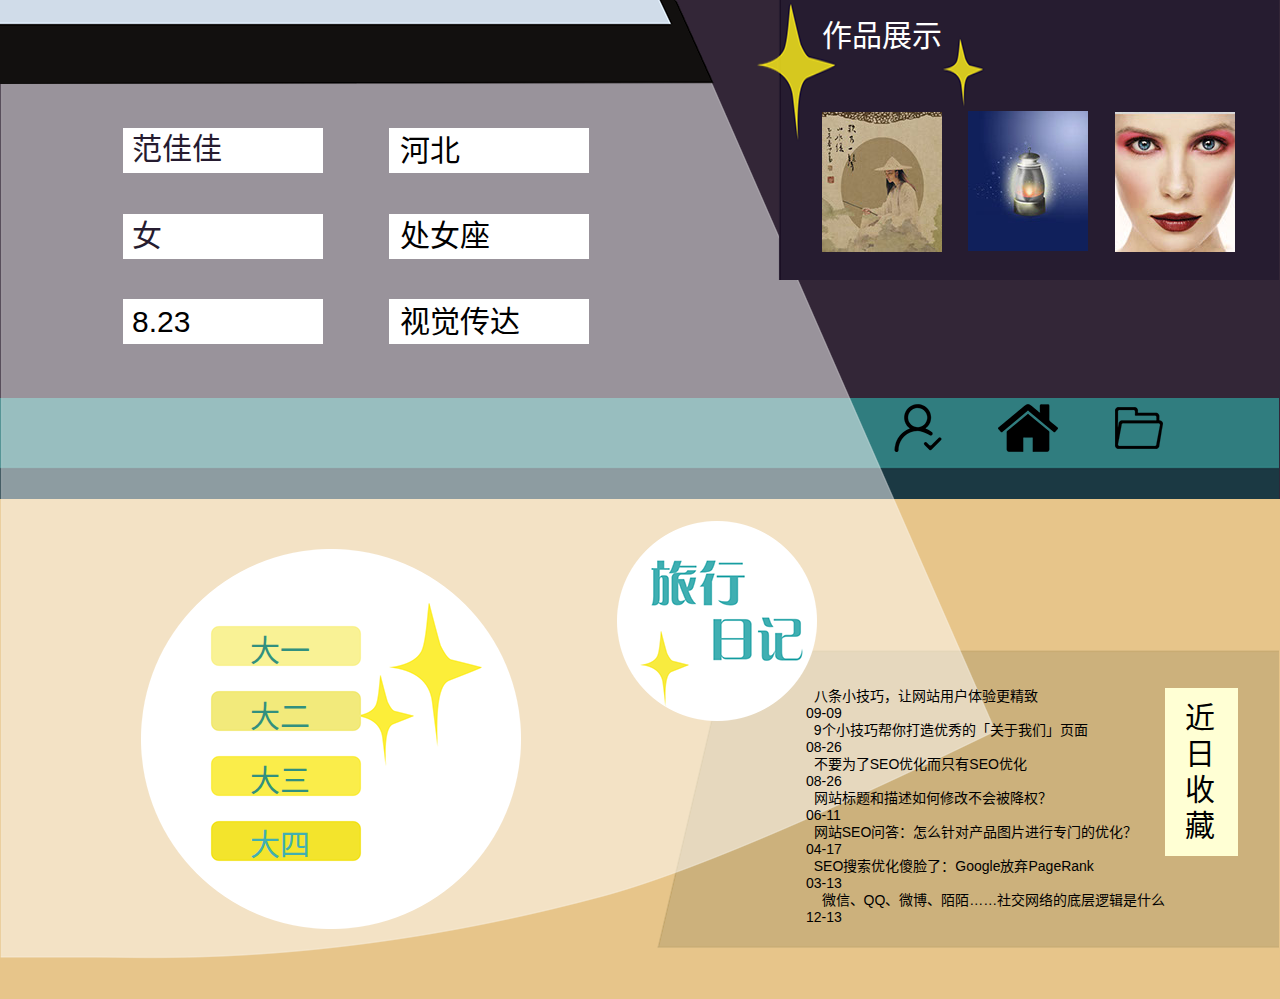
<file: untitled-2.html>
<!DOCTYPE html>
<html class="nojs html css_verticalspacer" lang="zh-CN">
 <head>

  <meta http-equiv="Content-type" content="text/html;charset=UTF-8"/>
  <meta name="generator" content="2017.0.0.363"/>
  <meta name="viewport" content="width=device-width, initial-scale=1.0"/>
  
  <script type="text/javascript">
   // Update the 'nojs'/'js' class on the html node
document.documentElement.className = document.documentElement.className.replace(/\bnojs\b/g, 'js');

// Check that all required assets are uploaded and up-to-date
if(typeof Muse == "undefined") window.Muse = {}; window.Muse.assets = {"required":["museutils.js", "museconfig.js", "jquery.watch.js", "jquery.museresponsive.js", "require.js", "untitled-2.css"], "outOfDate":[]};
</script>
  
  <title>Untitled 2</title>
  <!-- CSS -->
  <link rel="stylesheet" type="text/css" href="css/site_global.css?crc=443350757"/>
  <link rel="stylesheet" type="text/css" href="css/untitled-2.css?crc=4020698607" id="pagesheet"/>
  <!-- IE-only CSS -->
  <!--[if lt IE 9]>
  <link rel="stylesheet" type="text/css" href="css/nomq_untitled-2.css?crc=526826420" id="nomq_pagesheet"/>
  <![endif]-->
   </head>
 <body>

  <div class="breakpoint active" id="bp_infinity" data-min-width="1281"><!-- responsive breakpoint node -->
   <div class="clearfix" id="page"><!-- group -->
    <div class="browser_width grpelem shared_content" id="u1406-bw" data-content-guid="u1406-bw_content">
     <div id="u1406"><!-- simple frame --></div>
    </div>
    <div class="clip_frame grpelem" id="u1586"><!-- image -->
     <img class="block temp_no_img_src" id="u1586_img" data-orig-src="images/group%205%402x.jpg?crc=3889648486" data-hidpi-src="images/group%205%402x_2x.jpg?crc=3871550347" alt="" width="1440" height="114" src="images/blank.gif?crc=4208392903"/>
    </div>
    <div class="clip_frame grpelem shared_content" id="u1534" data-content-guid="u1534_content"><!-- image -->
     <img class="block temp_no_img_src" id="u1534_img" data-orig-src="images/path%2011%402x.png?crc=110752745" data-hidpi-src="images/path%2011%402x_2x.png?crc=4011847819" alt="" width="622" height="298" src="images/blank.gif?crc=4208392903"/>
    </div>
    <div class="clip_frame grpelem shared_content" id="u1462" data-content-guid="u1462_content"><!-- image -->
     <img class="block temp_no_img_src shared_content" id="u1462_img" data-orig-src="images/path%2010%402x.png?crc=503350141" data-hidpi-src="images/path%2010%402x_2x.png?crc=4121583807" alt="" width="996" height="959" src="images/blank.gif?crc=4208392903" data-content-guid="u1462_img_content"/>
    </div>
    <div class="clip_frame grpelem shared_content" id="u1514" data-content-guid="u1514_content"><!-- image -->
     <img class="block temp_no_img_src" id="u1514_img" data-orig-src="images/group%203%402x380x380.png?crc=4276027041" alt="" width="380" height="380" src="images/blank.gif?crc=4208392903"/>
    </div>
    <div class="clip_frame grpelem shared_content" id="u1482" data-content-guid="u1482_content"><!-- image -->
     <img class="block temp_no_img_src" id="u1482_img" data-orig-src="images/group%202%402x%e6%83%b3.png?crc=422590500" data-hidpi-src="images/group%202%402x%e6%83%b3_2x.png?crc=3978704490" alt="" width="200" height="200" src="images/blank.gif?crc=4208392903"/>
    </div>
    <div class="clip_frame grpelem shared_content" id="u1442" data-content-guid="u1442_content"><!-- image -->
     <img class="block temp_no_img_src" id="u1442_img" data-orig-src="images/group%402x.png?crc=472734254" data-hidpi-src="images/group%402x_2x.png?crc=211147447" alt="" width="714" height="84" src="images/blank.gif?crc=4208392903"/>
    </div>
    <div class="clearfix grpelem shared_content" id="u1554-32" data-content-guid="u1554-32_content"><!-- content -->
     <p id="u1554-6">&nbsp; <span id="u1554-5">八条小技巧，让网站用户体验更精致<br/>09-09</span></p>
     <p id="u1554-10">&nbsp; 9个小技巧帮你打造优秀的「关于我们」页面<br/>08-26</p>
     <p id="u1554-14">&nbsp; 不要为了SEO优化而只有SEO优化<br/>08-26</p>
     <p id="u1554-18">&nbsp; 网站标题和描述如何修改不会被降权？<br/>06-11</p>
     <p id="u1554-22">&nbsp; 网站SEO问答：怎么针对产品图片进行专门的优化？<br/>04-17</p>
     <p id="u1554-26">&nbsp; SEO搜索优化傻脸了：Google放弃PageRank<br/>03-13</p>
     <p id="u1554-30">&nbsp;&nbsp;&nbsp; 微信、QQ、微博、陌陌……社交网络的底层逻辑是什么<br/>12-13</p>
    </div>
    <div class="clearfix grpelem shared_content" id="u1562" data-content-guid="u1562_content"><!-- group -->
     <div class="clearfix grpelem" id="u1578-10"><!-- content -->
      <p id="u1578-2">近</p>
      <p id="u1578-4">日</p>
      <p id="u1578-6">收</p>
      <p id="u1578-8">藏</p>
     </div>
    </div>
    <div class="clip_frame grpelem shared_content" id="u1614" data-content-guid="u1614_content"><!-- image -->
     <img class="block temp_no_img_src" id="u1614_img" data-orig-src="images/group%204%402x%e6%88%91.png?crc=442628130" alt="" width="522" height="280" src="images/blank.gif?crc=4208392903"/>
    </div>
    <div class="clip_frame grpelem shared_content" id="u1634" data-content-guid="u1634_content"><!-- image -->
     <img class="block temp_no_img_src" id="u1634_img" data-orig-src="images/6%402x.jpg?crc=204717721" data-hidpi-src="images/6%402x_2x.jpg?crc=4010116203" alt="" width="120" height="140" src="images/blank.gif?crc=4208392903"/>
    </div>
    <div class="clip_frame grpelem shared_content" id="u1666" data-content-guid="u1666_content"><!-- image -->
     <img class="block temp_no_img_src" id="u1666_img" data-orig-src="images/%e5%9b%be%e7%89%87%201%402x.jpg?crc=4031407884" data-hidpi-src="images/%e5%9b%be%e7%89%87%201%402x_2x.jpg?crc=3846604398" alt="" width="120" height="140" src="images/blank.gif?crc=4208392903"/>
    </div>
    <div class="clip_frame grpelem shared_content" id="u1686" data-content-guid="u1686_content"><!-- image -->
     <img class="block temp_no_img_src" id="u1686_img" data-orig-src="images/9%402x.jpg?crc=26217045" data-hidpi-src="images/9%402x_2x.jpg?crc=148720007" alt="" width="120" height="140" src="images/blank.gif?crc=4208392903"/>
    </div>
    <div class="clip_frame grpelem shared_content" id="u1718" data-content-guid="u1718_content"><!-- image -->
     <img class="block temp_no_img_src" id="u1718_img" data-orig-src="images/%e6%a1%a3%e6%a1%88%e7%ae%a1%e7%90%86%402x.png?crc=121345856" data-hidpi-src="images/%e6%a1%a3%e6%a1%88%e7%ae%a1%e7%90%86%402x_2x.png?crc=4289124131" alt="" width="48" height="42" src="images/blank.gif?crc=4208392903"/>
    </div>
    <a class="nonblock nontext MuseLinkActive clip_frame grpelem shared_content" id="u1750" href="untitled-2.html" data-content-guid="u1750_content"><!-- image --><img class="block temp_no_img_src" id="u1750_img" data-orig-src="images/%e6%8e%88%e6%9d%83%e7%ae%a1%e7%90%86_%402x.png?crc=4215067429" data-hidpi-src="images/%e6%8e%88%e6%9d%83%e7%ae%a1%e7%90%86_%402x_2x.png?crc=43925130" alt="" width="48" height="48" src="images/blank.gif?crc=4208392903"/></a>
    <a class="nonblock nontext clip_frame grpelem shared_content" id="u1770" href="index.html" data-content-guid="u1770_content"><!-- image --><img class="block temp_no_img_src" id="u1770_img" data-orig-src="images/%e4%b8%bb%e9%a1%b5%20(1)%402x.png?crc=412938844" data-hidpi-src="images/%e4%b8%bb%e9%a1%b5%20(1)%402x_2x.png?crc=4129273229" alt="" width="60" height="48" src="images/blank.gif?crc=4208392903"/></a>
    <div class="clearfix grpelem shared_content" id="u1790-4" data-content-guid="u1790-4_content"><!-- content -->
     <p id="u1790-2">作品展示</p>
    </div>
    <div class="clearfix grpelem shared_content" id="u1798-4" data-content-guid="u1798-4_content"><!-- content -->
     <p id="u1798-2">大一</p>
    </div>
    <div class="clearfix grpelem shared_content" id="u1806-4" data-content-guid="u1806-4_content"><!-- content -->
     <p id="u1806-2">大二</p>
    </div>
    <div class="clearfix grpelem shared_content" id="u1814-4" data-content-guid="u1814-4_content"><!-- content -->
     <p id="u1814-2">大三</p>
    </div>
    <div class="clearfix grpelem shared_content" id="u1822-4" data-content-guid="u1822-4_content"><!-- content -->
     <p id="u1822-2">大四</p>
    </div>
    <div class="clearfix grpelem shared_content" id="u1830" data-content-guid="u1830_content"><!-- group -->
     <div class="clearfix grpelem shared_content" id="u1928-4" data-content-guid="u1928-4_content"><!-- content -->
      <p>范佳佳</p>
     </div>
    </div>
    <div class="clearfix grpelem" id="u1838"><!-- group -->
     <div class="clearfix grpelem shared_content" id="u1936-4" data-content-guid="u1936-4_content"><!-- content -->
      <p>女</p>
     </div>
    </div>
    <div class="clearfix grpelem shared_content" id="u1856" data-content-guid="u1856_content"><!-- group -->
     <div class="clearfix grpelem shared_content" id="u1960-4" data-content-guid="u1960-4_content"><!-- content -->
      <p>河北</p>
     </div>
    </div>
    <div class="clearfix grpelem" id="u1874"><!-- group -->
     <div class="clearfix grpelem shared_content" id="u1952-4" data-content-guid="u1952-4_content"><!-- content -->
      <p>处女座</p>
     </div>
    </div>
    <div class="clearfix grpelem" id="u1892"><!-- group -->
     <div class="clearfix grpelem shared_content" id="u1968-4" data-content-guid="u1968-4_content"><!-- content -->
      <p>视觉传达</p>
     </div>
    </div>
    <div class="clearfix grpelem" id="u1910"><!-- group -->
     <div class="clearfix grpelem shared_content" id="u1944-4" data-content-guid="u1944-4_content"><!-- content -->
      <p>8.23</p>
     </div>
    </div>
    <div class="verticalspacer" data-offset-top="1002" data-content-above-spacer="1002" data-content-below-spacer="0"></div>
   </div>
  </div>
  <div class="breakpoint" id="bp_1280" data-min-width="1025" data-max-width="1280"><!-- responsive breakpoint node -->
   <div class="clearfix temp_no_id" data-orig-id="page"><!-- group -->
    <span class="browser_width grpelem placeholder" data-placeholder-for="u1406-bw_content"><!-- placeholder node --></span>
    <div class="clip_frame grpelem temp_no_id" data-orig-id="u1586"><!-- image -->
     <img class="block temp_no_id temp_no_img_src" data-orig-src="images/group%205%402x1279x102.jpg?crc=4038140072" data-hidpi-src="images/group%205%402x1279x102_2x.jpg?crc=3878532363" alt="" width="1279" height="101" data-orig-id="u1586_img" src="images/blank.gif?crc=4208392903"/>
    </div>
    <span class="clip_frame grpelem placeholder" data-placeholder-for="u1534_content"><!-- placeholder node --></span>
    <span class="clip_frame grpelem placeholder" data-placeholder-for="u1462_content"><!-- placeholder node --></span>
    <span class="clip_frame grpelem placeholder" data-placeholder-for="u1514_content"><!-- placeholder node --></span>
    <span class="clip_frame grpelem placeholder" data-placeholder-for="u1482_content"><!-- placeholder node --></span>
    <span class="clip_frame grpelem placeholder" data-placeholder-for="u1442_content"><!-- placeholder node --></span>
    <span class="clearfix grpelem placeholder" data-placeholder-for="u1554-32_content"><!-- placeholder node --></span>
    <span class="clearfix grpelem placeholder" data-placeholder-for="u1562_content"><!-- placeholder node --></span>
    <span class="clip_frame grpelem placeholder" data-placeholder-for="u1614_content"><!-- placeholder node --></span>
    <span class="clip_frame grpelem placeholder" data-placeholder-for="u1634_content"><!-- placeholder node --></span>
    <span class="clip_frame grpelem placeholder" data-placeholder-for="u1666_content"><!-- placeholder node --></span>
    <span class="clip_frame grpelem placeholder" data-placeholder-for="u1686_content"><!-- placeholder node --></span>
    <span class="clip_frame grpelem placeholder" data-placeholder-for="u1718_content"><!-- placeholder node --></span>
    <span class="nonblock nontext MuseLinkActive clip_frame grpelem placeholder" data-placeholder-for="u1750_content"><!-- placeholder node --></span>
    <span class="nonblock nontext clip_frame grpelem placeholder" data-placeholder-for="u1770_content"><!-- placeholder node --></span>
    <span class="clearfix grpelem placeholder" data-placeholder-for="u1790-4_content"><!-- placeholder node --></span>
    <span class="clearfix grpelem placeholder" data-placeholder-for="u1798-4_content"><!-- placeholder node --></span>
    <span class="clearfix grpelem placeholder" data-placeholder-for="u1806-4_content"><!-- placeholder node --></span>
    <span class="clearfix grpelem placeholder" data-placeholder-for="u1814-4_content"><!-- placeholder node --></span>
    <span class="clearfix grpelem placeholder" data-placeholder-for="u1822-4_content"><!-- placeholder node --></span>
    <span class="clearfix grpelem placeholder" data-placeholder-for="u1830_content"><!-- placeholder node --></span>
    <div class="clearfix grpelem temp_no_id" data-orig-id="u1838"><!-- group -->
     <span class="clearfix grpelem placeholder" data-placeholder-for="u1968-4_content"><!-- placeholder node --></span>
    </div>
    <div class="clearfix grpelem temp_no_id" data-orig-id="u1856"><!-- group -->
     <span class="clearfix grpelem placeholder" data-placeholder-for="u1952-4_content"><!-- placeholder node --></span>
    </div>
    <div class="clearfix grpelem temp_no_id" data-orig-id="u1874"><!-- group -->
     <span class="clearfix grpelem placeholder" data-placeholder-for="u1960-4_content"><!-- placeholder node --></span>
    </div>
    <div class="clearfix grpelem temp_no_id" data-orig-id="u1892"><!-- group -->
     <span class="clearfix grpelem placeholder" data-placeholder-for="u1944-4_content"><!-- placeholder node --></span>
    </div>
    <div class="clearfix grpelem temp_no_id" data-orig-id="u1910"><!-- group -->
     <span class="clearfix grpelem placeholder" data-placeholder-for="u1936-4_content"><!-- placeholder node --></span>
    </div>
    <div class="verticalspacer shared_content" data-offset-top="999" data-content-above-spacer="999" data-content-below-spacer="0" data-content-guid="page_27_content"></div>
   </div>
  </div>
  <div class="breakpoint" id="bp_1024" data-min-width="769" data-max-width="1024"><!-- responsive breakpoint node -->
   <div class="clearfix temp_no_id" data-orig-id="page"><!-- group -->
    <span class="browser_width grpelem placeholder" data-placeholder-for="u1406-bw_content"><!-- placeholder node --></span>
    <div class="clip_frame grpelem temp_no_id" data-orig-id="u1586"><!-- image -->
     <img class="block temp_no_id temp_no_img_src" data-orig-src="images/group%205%402x1020x81.jpg?crc=83541053" data-hidpi-src="images/group%205%402x1020x81_2x.jpg?crc=3825189277" alt="" width="1020" height="81" data-orig-id="u1586_img" src="images/blank.gif?crc=4208392903"/>
    </div>
    <span class="clip_frame grpelem placeholder" data-placeholder-for="u1534_content"><!-- placeholder node --></span>
    <div class="clip_frame clearfix grpelem temp_no_id" data-orig-id="u1462"><!-- image -->
     <span class="position_content placeholder" data-placeholder-for="u1462_img_content"><!-- placeholder node --></span>
    </div>
    <span class="clip_frame grpelem placeholder" data-placeholder-for="u1514_content"><!-- placeholder node --></span>
    <span class="clip_frame grpelem placeholder" data-placeholder-for="u1482_content"><!-- placeholder node --></span>
    <span class="clip_frame grpelem placeholder" data-placeholder-for="u1442_content"><!-- placeholder node --></span>
    <span class="clearfix grpelem placeholder" data-placeholder-for="u1554-32_content"><!-- placeholder node --></span>
    <span class="clearfix grpelem placeholder" data-placeholder-for="u1562_content"><!-- placeholder node --></span>
    <span class="clip_frame grpelem placeholder" data-placeholder-for="u1614_content"><!-- placeholder node --></span>
    <span class="clip_frame grpelem placeholder" data-placeholder-for="u1634_content"><!-- placeholder node --></span>
    <span class="clip_frame grpelem placeholder" data-placeholder-for="u1666_content"><!-- placeholder node --></span>
    <span class="clip_frame grpelem placeholder" data-placeholder-for="u1686_content"><!-- placeholder node --></span>
    <span class="clip_frame grpelem placeholder" data-placeholder-for="u1718_content"><!-- placeholder node --></span>
    <span class="nonblock nontext MuseLinkActive clip_frame grpelem placeholder" data-placeholder-for="u1750_content"><!-- placeholder node --></span>
    <span class="nonblock nontext clip_frame grpelem placeholder" data-placeholder-for="u1770_content"><!-- placeholder node --></span>
    <span class="clearfix grpelem placeholder" data-placeholder-for="u1790-4_content"><!-- placeholder node --></span>
    <span class="clearfix grpelem placeholder" data-placeholder-for="u1798-4_content"><!-- placeholder node --></span>
    <span class="clearfix grpelem placeholder" data-placeholder-for="u1806-4_content"><!-- placeholder node --></span>
    <span class="clearfix grpelem placeholder" data-placeholder-for="u1814-4_content"><!-- placeholder node --></span>
    <span class="clearfix grpelem placeholder" data-placeholder-for="u1822-4_content"><!-- placeholder node --></span>
    <span class="clearfix grpelem placeholder" data-placeholder-for="u1830_content"><!-- placeholder node --></span>
    <div class="clearfix grpelem temp_no_id" data-orig-id="u1838"><!-- group -->
     <span class="clearfix grpelem placeholder" data-placeholder-for="u1968-4_content"><!-- placeholder node --></span>
    </div>
    <div class="clearfix grpelem temp_no_id" data-orig-id="u1856"><!-- group -->
     <span class="clearfix grpelem placeholder" data-placeholder-for="u1952-4_content"><!-- placeholder node --></span>
    </div>
    <div class="clearfix grpelem temp_no_id" data-orig-id="u1874"><!-- group -->
     <span class="clearfix grpelem placeholder" data-placeholder-for="u1936-4_content"><!-- placeholder node --></span>
    </div>
    <div class="clearfix grpelem temp_no_id" data-orig-id="u1892"><!-- group -->
     <span class="clearfix grpelem placeholder" data-placeholder-for="u1944-4_content"><!-- placeholder node --></span>
    </div>
    <div class="clearfix grpelem temp_no_id" data-orig-id="u1910"><!-- group -->
     <span class="clearfix grpelem placeholder" data-placeholder-for="u1960-4_content"><!-- placeholder node --></span>
    </div>
    <span class="verticalspacer placeholder" data-placeholder-for="page_27_content"><!-- placeholder node --></span>
   </div>
  </div>
  <div class="breakpoint" id="bp_768" data-min-width="641" data-max-width="768"><!-- responsive breakpoint node -->
   <div class="clearfix temp_no_id" data-orig-id="page"><!-- group -->
    <span class="browser_width grpelem placeholder" data-placeholder-for="u1406-bw_content"><!-- placeholder node --></span>
    <div class="clip_frame grpelem temp_no_id" data-orig-id="u1586"><!-- image -->
     <img class="block temp_no_id temp_no_img_src" data-orig-src="images/group%205%402x768x61.jpg?crc=4204020752" data-hidpi-src="images/group%205%402x768x61_2x.jpg?crc=4120965480" alt="" width="768" height="61" data-orig-id="u1586_img" src="images/blank.gif?crc=4208392903"/>
    </div>
    <span class="clip_frame grpelem placeholder" data-placeholder-for="u1534_content"><!-- placeholder node --></span>
    <div class="clip_frame grpelem temp_no_id" data-orig-id="u1462"><!-- image -->
     <img class="block temp_no_id temp_no_img_src" data-orig-src="images/path%2010%402x729x840.png?crc=356264103" data-hidpi-src="images/path%2010%402x729x840_2x.png?crc=4193808105" alt="" width="729" height="840" data-orig-id="u1462_img" src="images/blank.gif?crc=4208392903"/>
    </div>
    <span class="clip_frame grpelem placeholder" data-placeholder-for="u1514_content"><!-- placeholder node --></span>
    <span class="clip_frame grpelem placeholder" data-placeholder-for="u1482_content"><!-- placeholder node --></span>
    <div class="clip_frame grpelem temp_no_id" data-orig-id="u1442"><!-- image -->
     <img class="block temp_no_id temp_no_img_src" data-orig-src="images/group%402x525x84.png?crc=4058607232" data-hidpi-src="images/group%402x525x84_2x.png?crc=1298805" alt="" width="525" height="84" data-orig-id="u1442_img" src="images/blank.gif?crc=4208392903"/>
    </div>
    <span class="clearfix grpelem placeholder" data-placeholder-for="u1554-32_content"><!-- placeholder node --></span>
    <span class="clearfix grpelem placeholder" data-placeholder-for="u1562_content"><!-- placeholder node --></span>
    <div class="clip_frame grpelem temp_no_id" data-orig-id="u1614"><!-- image -->
     <img class="block temp_no_id temp_no_img_src" data-orig-src="images/group%204%402x%e6%88%91231x124.png?crc=17329388" alt="" width="231" height="124" data-orig-id="u1614_img" src="images/blank.gif?crc=4208392903"/>
    </div>
    <span class="clip_frame grpelem placeholder" data-placeholder-for="u1634_content"><!-- placeholder node --></span>
    <span class="clip_frame grpelem placeholder" data-placeholder-for="u1666_content"><!-- placeholder node --></span>
    <span class="clip_frame grpelem placeholder" data-placeholder-for="u1686_content"><!-- placeholder node --></span>
    <span class="clip_frame grpelem placeholder" data-placeholder-for="u1718_content"><!-- placeholder node --></span>
    <span class="nonblock nontext MuseLinkActive clip_frame grpelem placeholder" data-placeholder-for="u1750_content"><!-- placeholder node --></span>
    <span class="nonblock nontext clip_frame grpelem placeholder" data-placeholder-for="u1770_content"><!-- placeholder node --></span>
    <span class="clearfix grpelem placeholder" data-placeholder-for="u1790-4_content"><!-- placeholder node --></span>
    <span class="clearfix grpelem placeholder" data-placeholder-for="u1798-4_content"><!-- placeholder node --></span>
    <span class="clearfix grpelem placeholder" data-placeholder-for="u1806-4_content"><!-- placeholder node --></span>
    <span class="clearfix grpelem placeholder" data-placeholder-for="u1814-4_content"><!-- placeholder node --></span>
    <span class="clearfix grpelem placeholder" data-placeholder-for="u1822-4_content"><!-- placeholder node --></span>
    <span class="clearfix grpelem placeholder" data-placeholder-for="u1830_content"><!-- placeholder node --></span>
    <div class="clearfix grpelem temp_no_id" data-orig-id="u1838"><!-- group -->
     <span class="clearfix grpelem placeholder" data-placeholder-for="u1968-4_content"><!-- placeholder node --></span>
    </div>
    <div class="clearfix grpelem temp_no_id" data-orig-id="u1856"><!-- group -->
     <span class="clearfix grpelem placeholder" data-placeholder-for="u1952-4_content"><!-- placeholder node --></span>
    </div>
    <div class="clearfix grpelem temp_no_id" data-orig-id="u1874"><!-- group -->
     <span class="clearfix grpelem placeholder" data-placeholder-for="u1960-4_content"><!-- placeholder node --></span>
    </div>
    <div class="clearfix grpelem temp_no_id" data-orig-id="u1892"><!-- group -->
     <span class="clearfix grpelem placeholder" data-placeholder-for="u1944-4_content"><!-- placeholder node --></span>
    </div>
    <div class="clearfix grpelem temp_no_id" data-orig-id="u1910"><!-- group -->
     <span class="clearfix grpelem placeholder" data-placeholder-for="u1936-4_content"><!-- placeholder node --></span>
    </div>
    <span class="verticalspacer placeholder" data-placeholder-for="page_27_content"><!-- placeholder node --></span>
   </div>
  </div>
  <div class="breakpoint" id="bp_640" data-min-width="481" data-max-width="640"><!-- responsive breakpoint node -->
   <div class="clearfix temp_no_id" data-orig-id="page"><!-- group -->
    <span class="browser_width grpelem placeholder" data-placeholder-for="u1406-bw_content"><!-- placeholder node --></span>
    <div class="clip_frame grpelem temp_no_id" data-orig-id="u1586"><!-- image -->
     <img class="block temp_no_id temp_no_img_src" data-orig-src="images/group%205%402x638x51.jpg?crc=125526775" data-hidpi-src="images/group%205%402x638x51_2x.jpg?crc=3915819372" alt="" width="638" height="50" data-orig-id="u1586_img" src="images/blank.gif?crc=4208392903"/>
    </div>
    <span class="clip_frame grpelem placeholder" data-placeholder-for="u1534_content"><!-- placeholder node --></span>
    <div class="clip_frame grpelem temp_no_id" data-orig-id="u1462"><!-- image -->
     <img class="block temp_no_id temp_no_img_src" data-orig-src="images/path%2010%402x569x867.png?crc=4180333176" data-hidpi-src="images/path%2010%402x569x867_2x.png?crc=3969437437" alt="" width="569" height="866" data-orig-id="u1462_img" src="images/blank.gif?crc=4208392903"/>
    </div>
    <div class="clip_frame grpelem temp_no_id" data-orig-id="u1514"><!-- image -->
     <img class="block temp_no_id temp_no_img_src" data-orig-src="images/group%203%402x.png?crc=4260909920" alt="" width="382" height="381" data-orig-id="u1514_img" src="images/blank.gif?crc=4208392903"/>
    </div>
    <div class="clip_frame grpelem temp_no_id" data-orig-id="u1482"><!-- image -->
     <img class="block temp_no_id temp_no_img_src" data-orig-src="images/group%202%402x%e6%83%b3130x131.png?crc=3975322912" data-hidpi-src="images/group%202%402x%e6%83%b3130x131_2x.png?crc=4211164664" alt="" width="130" height="130" data-orig-id="u1482_img" src="images/blank.gif?crc=4208392903"/>
    </div>
    <div class="clip_frame grpelem temp_no_id" data-orig-id="u1442"><!-- image -->
     <img class="block temp_no_id temp_no_img_src" data-orig-src="images/group%402x407x48.png?crc=113572518" data-hidpi-src="images/group%402x407x48_2x.png?crc=4216852" alt="" width="407" height="48" data-orig-id="u1442_img" src="images/blank.gif?crc=4208392903"/>
    </div>
    <span class="clearfix grpelem placeholder" data-placeholder-for="u1554-32_content"><!-- placeholder node --></span>
    <span class="clearfix grpelem placeholder" data-placeholder-for="u1562_content"><!-- placeholder node --></span>
    <div class="clip_frame grpelem temp_no_id" data-orig-id="u1614"><!-- image -->
     <img class="block temp_no_id temp_no_img_src" data-orig-src="images/group%204%402x%e6%88%91259x139.png?crc=3961049177" alt="" width="259" height="139" data-orig-id="u1614_img" src="images/blank.gif?crc=4208392903"/>
    </div>
    <div class="clip_frame grpelem temp_no_id" data-orig-id="u1634"><!-- image -->
     <img class="block temp_no_id temp_no_img_src" data-orig-src="images/6%402x95x110.jpg?crc=405217193" data-hidpi-src="images/6%402x95x110_2x.jpg?crc=3774051153" alt="" width="94" height="110" data-orig-id="u1634_img" src="images/blank.gif?crc=4208392903"/>
    </div>
    <div class="clip_frame grpelem temp_no_id" data-orig-id="u1666"><!-- image -->
     <img class="block temp_no_id temp_no_img_src" data-orig-src="images/%e5%9b%be%e7%89%87%201%402x95x110.jpg?crc=503615480" data-hidpi-src="images/%e5%9b%be%e7%89%87%201%402x95x110_2x.jpg?crc=4131951195" alt="" width="94" height="110" data-orig-id="u1666_img" src="images/blank.gif?crc=4208392903"/>
    </div>
    <div class="clip_frame grpelem temp_no_id" data-orig-id="u1686"><!-- image -->
     <img class="block temp_no_id temp_no_img_src" data-orig-src="images/9%402x95x110.jpg?crc=4281835517" data-hidpi-src="images/9%402x95x110_2x.jpg?crc=4261912273" alt="" width="94" height="110" data-orig-id="u1686_img" src="images/blank.gif?crc=4208392903"/>
    </div>
    <div class="clip_frame grpelem temp_no_id" data-orig-id="u1718"><!-- image -->
     <img class="block temp_no_id temp_no_img_src" data-orig-src="images/%e6%a1%a3%e6%a1%88%e7%ae%a1%e7%90%86%402x45x40.png?crc=4165647958" data-hidpi-src="images/%e6%a1%a3%e6%a1%88%e7%ae%a1%e7%90%86%402x45x40_2x.png?crc=4289124131" alt="" width="45" height="40" data-orig-id="u1718_img" src="images/blank.gif?crc=4208392903"/>
    </div>
    <a class="nonblock nontext MuseLinkActive clip_frame grpelem temp_no_id shared_content" href="untitled-2.html" data-orig-id="u1750" data-content-guid="u1750_content1"><!-- image --><img class="block temp_no_id temp_no_img_src" data-orig-src="images/%e6%8e%88%e6%9d%83%e7%ae%a1%e7%90%86_%402x40x40.png?crc=4047553627" data-hidpi-src="images/%e6%8e%88%e6%9d%83%e7%ae%a1%e7%90%86_%402x40x40_2x.png?crc=4199428123" alt="" width="40" height="40" data-orig-id="u1750_img" src="images/blank.gif?crc=4208392903"/></a>
    <a class="nonblock nontext clip_frame grpelem temp_no_id" href="index.html" data-orig-id="u1770"><!-- image --><img class="block temp_no_id temp_no_img_src" data-orig-src="images/%e4%b8%bb%e9%a1%b5%20(1)%402x51x40.png?crc=126060151" data-hidpi-src="images/%e4%b8%bb%e9%a1%b5%20(1)%402x51x40_2x.png?crc=4056879622" alt="" width="51" height="40" data-orig-id="u1770_img" src="images/blank.gif?crc=4208392903"/></a>
    <span class="clearfix grpelem placeholder" data-placeholder-for="u1790-4_content"><!-- placeholder node --></span>
    <span class="clearfix grpelem placeholder" data-placeholder-for="u1798-4_content"><!-- placeholder node --></span>
    <span class="clearfix grpelem placeholder" data-placeholder-for="u1806-4_content"><!-- placeholder node --></span>
    <span class="clearfix grpelem placeholder" data-placeholder-for="u1814-4_content"><!-- placeholder node --></span>
    <span class="clearfix grpelem placeholder" data-placeholder-for="u1822-4_content"><!-- placeholder node --></span>
    <div class="clearfix grpelem temp_no_id" data-orig-id="u1830"><!-- group -->
     <span class="clearfix grpelem placeholder" data-placeholder-for="u1968-4_content"><!-- placeholder node --></span>
    </div>
    <div class="clearfix grpelem temp_no_id" data-orig-id="u1838"><!-- group -->
     <span class="clearfix grpelem placeholder" data-placeholder-for="u1952-4_content"><!-- placeholder node --></span>
    </div>
    <span class="clearfix grpelem placeholder" data-placeholder-for="u1856_content"><!-- placeholder node --></span>
    <div class="clearfix grpelem temp_no_id" data-orig-id="u1874"><!-- group -->
     <span class="clearfix grpelem placeholder" data-placeholder-for="u1944-4_content"><!-- placeholder node --></span>
    </div>
    <div class="clearfix grpelem temp_no_id" data-orig-id="u1892"><!-- group -->
     <span class="clearfix grpelem placeholder" data-placeholder-for="u1928-4_content"><!-- placeholder node --></span>
    </div>
    <div class="clearfix grpelem temp_no_id" data-orig-id="u1910"><!-- group -->
     <span class="clearfix grpelem placeholder" data-placeholder-for="u1936-4_content"><!-- placeholder node --></span>
    </div>
    <div class="verticalspacer" data-offset-top="1006" data-content-above-spacer="1006" data-content-below-spacer="0"></div>
   </div>
  </div>
  <div class="breakpoint" id="bp_480" data-max-width="480"><!-- responsive breakpoint node -->
   <div class="clearfix temp_no_id" data-orig-id="page"><!-- group -->
    <span class="browser_width grpelem placeholder" data-placeholder-for="u1406-bw_content"><!-- placeholder node --></span>
    <div class="clip_frame grpelem temp_no_id" data-orig-id="u1586"><!-- image -->
     <img class="block temp_no_id temp_no_img_src" data-orig-src="images/group%205%402x479x38.jpg?crc=3881489305" data-hidpi-src="images/group%205%402x479x38_2x.jpg?crc=63021553" alt="" width="479" height="38" data-orig-id="u1586_img" src="images/blank.gif?crc=4208392903"/>
    </div>
    <div class="clip_frame grpelem temp_no_id" data-orig-id="u1534"><!-- image -->
     <img class="block temp_no_id temp_no_img_src" data-orig-src="images/path%2011%402x465x223.png?crc=4198243970" data-hidpi-src="images/path%2011%402x465x223_2x.png?crc=349375547" alt="" width="465" height="223" data-orig-id="u1534_img" src="images/blank.gif?crc=4208392903"/>
    </div>
    <div class="clip_frame grpelem temp_no_id" data-orig-id="u1462"><!-- image -->
     <img class="block temp_no_id temp_no_img_src" data-orig-src="images/path%2010%402x457x781.png?crc=235361692" data-hidpi-src="images/path%2010%402x457x781_2x.png?crc=4129893614" alt="" width="457" height="781" data-orig-id="u1462_img" src="images/blank.gif?crc=4208392903"/>
    </div>
    <div class="clip_frame grpelem temp_no_id" data-orig-id="u1514"><!-- image -->
     <img class="block temp_no_id temp_no_img_src" data-orig-src="images/group%203%402x206x206.png?crc=3935702022" alt="" width="206" height="206" data-orig-id="u1514_img" src="images/blank.gif?crc=4208392903"/>
    </div>
    <div class="clip_frame grpelem temp_no_id" data-orig-id="u1482"><!-- image -->
     <img class="block temp_no_id temp_no_img_src" data-orig-src="images/group%202%402x%e6%83%b3112x112.png?crc=4092080169" data-hidpi-src="images/group%202%402x%e6%83%b3112x112_2x.png?crc=3799877501" alt="" width="112" height="112" data-orig-id="u1482_img" src="images/blank.gif?crc=4208392903"/>
    </div>
    <div class="clip_frame grpelem temp_no_id" data-orig-id="u1442"><!-- image -->
     <img class="block temp_no_id temp_no_img_src" data-orig-src="images/group%402x328x39.png?crc=3852802362" data-hidpi-src="images/group%402x328x39_2x.png?crc=3830890131" alt="" width="328" height="39" data-orig-id="u1442_img" src="images/blank.gif?crc=4208392903"/>
    </div>
    <span class="clearfix grpelem placeholder" data-placeholder-for="u1554-32_content"><!-- placeholder node --></span>
    <span class="clearfix grpelem placeholder" data-placeholder-for="u1562_content"><!-- placeholder node --></span>
    <div class="clip_frame grpelem temp_no_id" data-orig-id="u1614"><!-- image -->
     <img class="block temp_no_id temp_no_img_src" data-orig-src="images/group%204%402x%e6%88%91199x107.png?crc=3994365701" alt="" width="199" height="107" data-orig-id="u1614_img" src="images/blank.gif?crc=4208392903"/>
    </div>
    <div class="clip_frame grpelem temp_no_id" data-orig-id="u1634"><!-- image -->
     <img class="block temp_no_id temp_no_img_src" data-orig-src="images/6%402x87x102.jpg?crc=4131103324" data-hidpi-src="images/6%402x87x102_2x.jpg?crc=4225411428" alt="" width="87" height="101" data-orig-id="u1634_img" src="images/blank.gif?crc=4208392903"/>
    </div>
    <div class="clip_frame grpelem temp_no_id" data-orig-id="u1666"><!-- image -->
     <img class="block temp_no_id temp_no_img_src" data-orig-src="images/%e5%9b%be%e7%89%87%201%402x87x102.jpg?crc=417221379" data-hidpi-src="images/%e5%9b%be%e7%89%87%201%402x87x102_2x.jpg?crc=4211069300" alt="" width="87" height="101" data-orig-id="u1666_img" src="images/blank.gif?crc=4208392903"/>
    </div>
    <div class="clip_frame grpelem temp_no_id" data-orig-id="u1686"><!-- image -->
     <img class="block temp_no_id temp_no_img_src" data-orig-src="images/9%402x87x102.jpg?crc=4259030443" data-hidpi-src="images/9%402x87x102_2x.jpg?crc=4052720440" alt="" width="87" height="101" data-orig-id="u1686_img" src="images/blank.gif?crc=4208392903"/>
    </div>
    <div class="clip_frame grpelem temp_no_id" data-orig-id="u1718"><!-- image -->
     <img class="block temp_no_id temp_no_img_src" data-orig-src="images/%e6%a1%a3%e6%a1%88%e7%ae%a1%e7%90%86%402x44x38.png?crc=503111016" data-hidpi-src="images/%e6%a1%a3%e6%a1%88%e7%ae%a1%e7%90%86%402x44x38_2x.png?crc=233786198" alt="" width="43" height="38" data-orig-id="u1718_img" src="images/blank.gif?crc=4208392903"/>
    </div>
    <span class="nonblock nontext MuseLinkActive clip_frame grpelem placeholder" data-placeholder-for="u1750_content1"><!-- placeholder node --></span>
    <a class="nonblock nontext clip_frame grpelem temp_no_id" href="index.html" data-orig-id="u1770"><!-- image --><img class="block temp_no_id temp_no_img_src" data-orig-src="images/%e4%b8%bb%e9%a1%b5%20(1)%402x48x38.png?crc=19435688" data-hidpi-src="images/%e4%b8%bb%e9%a1%b5%20(1)%402x48x38_2x.png?crc=327312017" alt="" width="48" height="38" data-orig-id="u1770_img" src="images/blank.gif?crc=4208392903"/></a>
    <span class="clearfix grpelem placeholder" data-placeholder-for="u1790-4_content"><!-- placeholder node --></span>
    <span class="clearfix grpelem placeholder" data-placeholder-for="u1798-4_content"><!-- placeholder node --></span>
    <span class="clearfix grpelem placeholder" data-placeholder-for="u1806-4_content"><!-- placeholder node --></span>
    <span class="clearfix grpelem placeholder" data-placeholder-for="u1814-4_content"><!-- placeholder node --></span>
    <span class="clearfix grpelem placeholder" data-placeholder-for="u1822-4_content"><!-- placeholder node --></span>
    <div class="clearfix grpelem temp_no_id" data-orig-id="u1830"><!-- group -->
     <span class="clearfix grpelem placeholder" data-placeholder-for="u1968-4_content"><!-- placeholder node --></span>
    </div>
    <div class="clearfix grpelem temp_no_id" data-orig-id="u1838"><!-- group -->
     <span class="clearfix grpelem placeholder" data-placeholder-for="u1952-4_content"><!-- placeholder node --></span>
    </div>
    <div class="clearfix grpelem temp_no_id" data-orig-id="u1856"><!-- group -->
     <span class="clearfix grpelem placeholder" data-placeholder-for="u1944-4_content"><!-- placeholder node --></span>
    </div>
    <div class="clearfix grpelem temp_no_id" data-orig-id="u1874"><!-- group -->
     <span class="clearfix grpelem placeholder" data-placeholder-for="u1960-4_content"><!-- placeholder node --></span>
    </div>
    <div class="clearfix grpelem temp_no_id" data-orig-id="u1892"><!-- group -->
     <span class="clearfix grpelem placeholder" data-placeholder-for="u1936-4_content"><!-- placeholder node --></span>
    </div>
    <div class="clearfix grpelem temp_no_id" data-orig-id="u1910"><!-- group -->
     <span class="clearfix grpelem placeholder" data-placeholder-for="u1928-4_content"><!-- placeholder node --></span>
    </div>
    <div class="verticalspacer" data-offset-top="1045" data-content-above-spacer="1044" data-content-below-spacer="0"></div>
   </div>
  </div>
  <!-- Other scripts -->
  <script type="text/javascript">
   window.Muse.assets.check=function(d){if(!window.Muse.assets.checked){window.Muse.assets.checked=!0;var b={},c=function(a,b){if(window.getComputedStyle){var c=window.getComputedStyle(a,null);return c&&c.getPropertyValue(b)||c&&c[b]||""}if(document.documentElement.currentStyle)return(c=a.currentStyle)&&c[b]||a.style&&a.style[b]||"";return""},a=function(a){if(a.match(/^rgb/))return a=a.replace(/\s+/g,"").match(/([\d\,]+)/gi)[0].split(","),(parseInt(a[0])<<16)+(parseInt(a[1])<<8)+parseInt(a[2]);if(a.match(/^\#/))return parseInt(a.substr(1),
16);return 0},g=function(g){for(var f=document.getElementsByTagName("link"),h=0;h<f.length;h++)if("text/css"==f[h].type){var i=(f[h].href||"").match(/\/?css\/([\w\-]+\.css)\?crc=(\d+)/);if(!i||!i[1]||!i[2])break;b[i[1]]=i[2]}f=document.createElement("div");f.className="version";f.style.cssText="display:none; width:1px; height:1px;";document.getElementsByTagName("body")[0].appendChild(f);for(h=0;h<Muse.assets.required.length;){var i=Muse.assets.required[h],l=i.match(/([\w\-\.]+)\.(\w+)$/),k=l&&l[1]?
l[1]:null,l=l&&l[2]?l[2]:null;switch(l.toLowerCase()){case "css":k=k.replace(/\W/gi,"_").replace(/^([^a-z])/gi,"_$1");f.className+=" "+k;k=a(c(f,"color"));l=a(c(f,"backgroundColor"));k!=0||l!=0?(Muse.assets.required.splice(h,1),"undefined"!=typeof b[i]&&(k!=b[i]>>>24||l!=(b[i]&16777215))&&Muse.assets.outOfDate.push(i)):h++;f.className="version";break;case "js":h++;break;default:throw Error("Unsupported file type: "+l);}}d?d().jquery!="1.8.3"&&Muse.assets.outOfDate.push("jquery-1.8.3.min.js"):Muse.assets.required.push("jquery-1.8.3.min.js");
f.parentNode.removeChild(f);if(Muse.assets.outOfDate.length||Muse.assets.required.length)f="Some files on the server may be missing or incorrect. Clear browser cache and try again. If the problem persists please contact website author.",g&&Muse.assets.outOfDate.length&&(f+="\nOut of date: "+Muse.assets.outOfDate.join(",")),g&&Muse.assets.required.length&&(f+="\nMissing: "+Muse.assets.required.join(",")),alert(f)};location&&location.search&&location.search.match&&location.search.match(/muse_debug/gi)?setTimeout(function(){g(!0)},5E3):g()}};
var muse_init=function(){require.config({baseUrl:""});require(["jquery","museutils","whatinput","jquery.watch","jquery.museresponsive"],function(d){var $ = d;$(document).ready(function(){try{
window.Muse.assets.check($);/* body */
Muse.Utils.transformMarkupToFixBrowserProblemsPreInit();/* body */
Muse.Utils.detectScreenResolution();/* HiDPI screens */
Muse.Utils.prepHyperlinks(true);/* body */
Muse.Utils.resizeHeight('.browser_width');/* resize height */
Muse.Utils.requestAnimationFrame(function() { $('body').addClass('initialized'); });/* mark body as initialized */
Muse.Utils.fullPage('#page');/* 100% height page */
$( '.breakpoint' ).registerBreakpoint();/* Register breakpoints */
Muse.Utils.transformMarkupToFixBrowserProblems();/* body */
}catch(b){if(b&&"function"==typeof b.notify?b.notify():Muse.Assert.fail("Error calling selector function: "+b),false)throw b;}})})};

</script>
  <!-- RequireJS script -->
  <script src="scripts/require.js?crc=244322403" type="text/javascript" async data-main="scripts/museconfig.js?crc=168988563" onload="if (requirejs) requirejs.onError = function(requireType, requireModule) { if (requireType && requireType.toString && requireType.toString().indexOf && 0 <= requireType.toString().indexOf('#scripterror')) window.Muse.assets.check(); }" onerror="window.Muse.assets.check();"></script>
   </body>
</html>
</file>
<file: css/site_global.css>
html{min-height:100%;min-width:100%;-ms-text-size-adjust:none;}body,div,dl,dt,dd,ul,ol,li,nav,h1,h2,h3,h4,h5,h6,pre,code,form,fieldset,legend,input,button,textarea,p,blockquote,th,td,a{margin:0px;padding:0px;border-width:0px;border-style:solid;border-color:transparent;-webkit-transform-origin:left top;-ms-transform-origin:left top;-o-transform-origin:left top;transform-origin:left top;background-repeat:no-repeat;}button.submit-btn{-moz-box-sizing:content-box;-webkit-box-sizing:content-box;box-sizing:content-box;}.transition{-webkit-transition-property:background-image,background-position,background-color,border-color,border-radius,color,font-size,font-style,font-weight,letter-spacing,line-height,text-align,box-shadow,text-shadow,opacity;transition-property:background-image,background-position,background-color,border-color,border-radius,color,font-size,font-style,font-weight,letter-spacing,line-height,text-align,box-shadow,text-shadow,opacity;}.transition *{-webkit-transition:inherit;transition:inherit;}table{border-collapse:collapse;border-spacing:0px;}fieldset,img{border:0px;border-style:solid;-webkit-transform-origin:left top;-ms-transform-origin:left top;-o-transform-origin:left top;transform-origin:left top;}address,caption,cite,code,dfn,em,strong,th,var,optgroup{font-style:inherit;font-weight:inherit;}del,ins{text-decoration:none;}li{list-style:none;}caption,th{text-align:left;}h1,h2,h3,h4,h5,h6{font-size:100%;font-weight:inherit;}input,button,textarea,select,optgroup,option{font-family:inherit;font-size:inherit;font-style:inherit;font-weight:inherit;}.form-grp input,.form-grp textarea{-webkit-appearance:none;-webkit-border-radius:0;}body{font-family:Arial, Helvetica Neue, Helvetica, sans-serif;text-align:left;font-size:14px;line-height:17px;word-wrap:break-word;text-rendering:optimizeLegibility;-moz-font-feature-settings:'liga';-ms-font-feature-settings:'liga';-webkit-font-feature-settings:'liga';font-feature-settings:'liga';}a:link{color:#0000FF;text-decoration:underline;}a:visited{color:#800080;text-decoration:underline;}a:hover{color:#0000FF;text-decoration:underline;}a:active{color:#EE0000;text-decoration:underline;}a.nontext{color:black;text-decoration:none;font-style:normal;font-weight:normal;}.normal_text{color:#000000;direction:ltr;font-family:Arial, Helvetica Neue, Helvetica, sans-serif;font-size:14px;font-style:normal;font-weight:normal;letter-spacing:0px;line-height:17px;text-align:left;text-decoration:none;text-indent:0px;text-transform:none;vertical-align:0px;padding:0px;}.list0 li:before{position:absolute;right:100%;letter-spacing:0px;text-decoration:none;font-weight:normal;font-style:normal;}.rtl-list li:before{right:auto;left:100%;}.nls-None > li:before,.nls-None .list3 > li:before,.nls-None .list6 > li:before{margin-right:6px;content:'•';}.nls-None .list1 > li:before,.nls-None .list4 > li:before,.nls-None .list7 > li:before{margin-right:6px;content:'○';}.nls-None,.nls-None .list1,.nls-None .list2,.nls-None .list3,.nls-None .list4,.nls-None .list5,.nls-None .list6,.nls-None .list7,.nls-None .list8{padding-left:34px;}.nls-None.rtl-list,.nls-None .list1.rtl-list,.nls-None .list2.rtl-list,.nls-None .list3.rtl-list,.nls-None .list4.rtl-list,.nls-None .list5.rtl-list,.nls-None .list6.rtl-list,.nls-None .list7.rtl-list,.nls-None .list8.rtl-list{padding-left:0px;padding-right:34px;}.nls-None .list2 > li:before,.nls-None .list5 > li:before,.nls-None .list8 > li:before{margin-right:6px;content:'-';}.nls-None.rtl-list > li:before,.nls-None .list1.rtl-list > li:before,.nls-None .list2.rtl-list > li:before,.nls-None .list3.rtl-list > li:before,.nls-None .list4.rtl-list > li:before,.nls-None .list5.rtl-list > li:before,.nls-None .list6.rtl-list > li:before,.nls-None .list7.rtl-list > li:before,.nls-None .list8.rtl-list > li:before{margin-right:0px;margin-left:6px;}.TabbedPanelsTab{white-space:nowrap;}.MenuBar .MenuBarView,.MenuBar .SubMenuView{display:block;list-style:none;}.MenuBar .SubMenu{display:none;position:absolute;}.NoWrap{white-space:nowrap;word-wrap:normal;}.rootelem{margin-left:auto;margin-right:auto;}.colelem{display:inline;float:left;clear:both;}.clearfix:after{content:"\0020";visibility:hidden;display:block;height:0px;clear:both;}*:first-child+html .clearfix{zoom:1;}.clip_frame{overflow:hidden;}.popup_anchor{position:relative;width:0px;height:0px;}.popup_element{z-index:100000;}.svg{display:block;vertical-align:top;}span.wrap{content:'';clear:left;display:block;}span.actAsInlineDiv{display:inline-block;}.position_content,.excludeFromNormalFlow{float:left;}.preload_images{position:absolute;overflow:hidden;left:-9999px;top:-9999px;height:1px;width:1px;}.preload{height:1px;width:1px;}.animateStates{-webkit-transition:0.3s ease-in-out;-moz-transition:0.3s ease-in-out;-o-transition:0.3s ease-in-out;transition:0.3s ease-in-out;}[data-whatinput="mouse"] *:focus,[data-whatinput="touch"] *:focus,input:focus,textarea:focus{outline:none;}textarea{resize:none;overflow:auto;}.fld-prompt{pointer-events:none;}.wrapped-input{position:absolute;top:0px;left:0px;background:transparent;border:none;}.submit-btn{z-index:50000;cursor:pointer;}.anchor_item{width:22px;height:18px;}.MenuBar .SubMenuVisible,.MenuBarVertical .SubMenuVisible,.MenuBar .SubMenu .SubMenuVisible,.popup_element.Active,span.actAsPara,.actAsDiv,a.nonblock.nontext,img.block{display:block;}.widget_invisible,.js .invi,.js .mse_pre_init{visibility:hidden;}.ose_ei{visibility:hidden;z-index:0;}.no_vert_scroll{overflow-y:hidden;}.always_vert_scroll{overflow-y:scroll;}.always_horz_scroll{overflow-x:scroll;}.fullscreen{overflow:hidden;left:0px;top:0px;position:fixed;height:100%;width:100%;-moz-box-sizing:border-box;-webkit-box-sizing:border-box;-ms-box-sizing:border-box;box-sizing:border-box;}.fullwidth{position:absolute;}.borderbox{-moz-box-sizing:border-box;-webkit-box-sizing:border-box;-ms-box-sizing:border-box;box-sizing:border-box;}.scroll_wrapper{position:absolute;overflow:auto;left:0px;right:0px;top:0px;bottom:0px;padding-top:0px;padding-bottom:0px;margin-top:0px;margin-bottom:0px;}.browser_width > *{position:absolute;left:0px;right:0px;}.grpelem,.accordion_wrapper{display:inline;float:left;}.fld-checkbox input[type=checkbox],.fld-radiobutton input[type=radio]{position:absolute;overflow:hidden;clip:rect(0px, 0px, 0px, 0px);height:1px;width:1px;margin:-1px;padding:0px;border:0px;}.fld-checkbox input[type=checkbox] + label,.fld-radiobutton input[type=radio] + label{display:inline-block;background-repeat:no-repeat;cursor:pointer;float:left;width:100%;height:100%;}.pointer_cursor,.fld-recaptcha-mode,.fld-recaptcha-refresh,.fld-recaptcha-help{cursor:pointer;}p,h1,h2,h3,h4,h5,h6,ol,ul,span.actAsPara{max-height:1000000px;}.superscript{vertical-align:super;font-size:66%;line-height:0px;}.subscript{vertical-align:sub;font-size:66%;line-height:0px;}.horizontalSlideShow{-ms-touch-action:pan-y;touch-action:pan-y;}.verticalSlideShow{-ms-touch-action:pan-x;touch-action:pan-x;}.colelem100,.verticalspacer{clear:both;}.list0 li,.MenuBar .MenuItemContainer,.SlideShowContentPanel .fullscreen img,.css_verticalspacer .verticalspacer{position:relative;}.popup_element.Inactive,.js .disn,.js .an_invi,.hidden,.breakpoint{display:none;}#muse_css_mq{position:absolute;display:none;background-color:#FFFFFE;}.fluid_height_spacer{width:0.01px;}.muse_check_css{display:none;position:fixed;}@media screen and (-webkit-min-device-pixel-ratio:0){body{text-rendering:auto;}}
</file>
<file: css/index.css>
.version.index{color:#00001C;background-color:#58DCAF;}#page{margin-right:auto;border-color:#332637;margin-left:auto;border-width:1px;background-color:#332637;z-index:1;border-style:solid;background-image:none;}#u856{background-color:#332637;z-index:2;position:relative;}#u206{margin-right:-10000px;background-color:transparent;z-index:3;position:relative;}#u114{margin-right:-10000px;background-color:transparent;z-index:5;position:relative;}#u224{margin-right:-10000px;background-color:transparent;z-index:7;position:relative;}#u252{margin-right:-10000px;background-color:transparent;z-index:9;position:relative;}#u270{margin-right:-10000px;background-color:transparent;z-index:11;position:relative;}#u288{margin-right:-10000px;background-color:transparent;z-index:13;position:relative;}#u313{margin-right:-10000px;opacity:0.55;filter:alpha(opacity=55.00000000000001);background-color:#D8D8D8;z-index:15;-ms-filter:"progid:DXImageTransform.Microsoft.Alpha(Opacity=55.00000000000001)";position:relative;}#u347-4{margin-right:-10000px;font-size:30px;line-height:36px;background-color:transparent;z-index:16;min-height:55px;position:relative;font-family:Helvetica, Helvetica Neue, Arial, sans-serif;}#u354-4{margin-right:-10000px;font-size:30px;line-height:36px;background-color:transparent;z-index:20;min-height:55px;position:relative;font-family:Helvetica, Helvetica Neue, Arial, sans-serif;}#u361-4{margin-right:-10000px;font-size:30px;line-height:36px;background-color:transparent;z-index:24;min-height:55px;position:relative;font-family:Helvetica, Helvetica Neue, Arial, sans-serif;}#u375-4{margin-right:-10000px;font-size:30px;line-height:36px;background-color:transparent;z-index:28;min-height:55px;position:relative;font-family:Helvetica, Helvetica Neue, Arial, sans-serif;}#u383{margin-right:-10000px;background-color:transparent;z-index:32;position:relative;}#u401{background-color:transparent;z-index:34;position:relative;}#u419{background-color:transparent;z-index:36;position:relative;}#u437{background-color:transparent;z-index:38;position:relative;}#u700{background-color:transparent;z-index:63;position:relative;}#u555{background-color:transparent;z-index:51;position:relative;}#u473{background-color:transparent;z-index:42;position:relative;}#u672{background-color:transparent;z-index:61;position:relative;}#u455{background-color:transparent;z-index:40;position:relative;}#u527{border-radius:50px;background-color:#FFFFFF;z-index:46;position:relative;}#u548-4{margin-right:-10000px;line-height:29px;min-height:56px;font-size:24px;background-color:transparent;z-index:47;color:#290E21;position:relative;}#u491{margin-right:-10000px;background-color:transparent;z-index:44;position:relative;}#u570{margin-right:-10000px;background-color:transparent;z-index:53;position:relative;}#u608{margin-right:-10000px;background-color:transparent;z-index:55;position:relative;}#u636{margin-right:-10000px;background-color:transparent;z-index:57;position:relative;}#u654{margin-right:-10000px;background-color:transparent;z-index:59;position:relative;}.html{background-color:#FFFFFF;}body{position:relative;}@media (min-width: 1281px), print{#muse_css_mq{background-color:#FFFFFF;}#bp_infinity.active{display:block;}#page{width:1278px;min-height:1777px;}#page_position_content{margin-top:-1px;margin-bottom:-1px;width:0.01px;}#u856{width:1520px;left:-81px;}#u206{width:1353px;margin-top:67px;left:167px;}#u114{width:200px;margin-top:67px;left:168px;}#u224{width:70px;margin-top:115px;left:434px;}#u252{width:207px;margin-top:67px;left:570px;}#u270{width:207px;margin-top:67px;left:887px;}#u288{width:207px;margin-top:67px;left:1203px;}#u313{width:950px;height:120px;margin-top:367px;left:570px;}#u347-4{width:122px;margin-top:408px;left:597px;}#u354-4{width:132px;margin-top:408px;left:1274px;}#u361-4{width:126px;margin-top:408px;left:820px;}#u375-4{width:127px;margin-top:408px;left:1046px;}#u383{width:175px;margin-top:340px;left:1118px;}#u401{width:386px;margin-right:-10000px;margin-top:520px;left:570px;}#u419{width:305px;margin-right:-10000px;margin-top:654px;left:612px;}#u437{width:326px;margin-right:-10000px;margin-top:784px;left:1114px;}#u455{width:251px;margin-right:-10000px;margin-top:1505px;left:282px;}#u473{width:519px;margin-right:-10000px;margin-top:1117px;left:803px;}#u491{width:566px;margin-top:1578px;left:904px;}#u527{width:137px;height:40px;margin-right:-10000px;margin-top:1629px;left:1214px;}#u548-4{width:176px;margin-top:1635px;left:1234px;}#u555{width:322px;margin-right:-10000px;margin-top:1054px;left:1169px;}#u570{width:375px;margin-top:1740px;left:1046px;}#u608{width:50px;margin-top:1680px;left:1164px;}#u636{width:50px;margin-top:1680px;left:1249px;}#u654{width:50px;margin-top:1680px;left:1334px;}#u672{width:257px;margin-right:-10000px;margin-top:1385px;left:167px;}#u700{width:499px;margin-right:-10000px;margin-top:999px;left:256px;}.css_verticalspacer .verticalspacer{height:calc(100vh - 1779px);}body{min-width:1280px;}}@media (min-width: 1025px) and (max-width: 1280px){#muse_css_mq{background-color:#000500;}#bp_1280.active{display:block;}#page{width:1022px;min-height:1776px;}#page_position_content{margin-top:-1px;margin-bottom:-1px;width:0.01px;}#u856{width:1050px;left:-129px;padding:67px 269px 4px 249px;}#pu206{z-index:3;width:0.01px;}#u206{width:962px;}#u114{width:142px;}#u224{width:50px;margin-top:47px;left:246px;}#u252{width:147px;left:387px;}#u270{width:147px;left:612px;}#u288{width:147px;left:837px;}#u313{width:676px;height:120px;margin-top:259px;left:298px;}#u347-4{width:128px;margin-top:300px;left:317px;}#u354-4{width:131px;margin-top:300px;left:798px;}#u361-4{width:121px;margin-top:300px;left:475px;}#u375-4{width:121px;margin-top:300px;left:636px;}#u383{width:124px;margin-top:139px;left:717px;}#u401{width:274px;margin-right:-10000px;margin-top:413px;left:371px;}#u419{width:217px;margin-right:-10000px;margin-top:535px;left:373px;}#u437{width:232px;margin-right:-10000px;margin-top:801px;left:589px;}#u455{width:178px;margin-right:-10000px;margin-top:1349px;left:341px;}#u473{width:369px;margin-right:-10000px;margin-top:1067px;left:679px;}#u555{width:229px;margin-right:-10000px;margin-top:1005px;left:821px;}#u672{width:183px;margin-right:-10000px;margin-top:1349px;left:41px;}#u700{width:355px;margin-right:-10000px;margin-top:993px;left:103px;}#pu491{z-index:44;width:0.01px;margin-left:434px;margin-top:44px;}#u491{width:402px;}#u527{width:97px;height:40px;margin-right:-10000px;margin-top:28px;left:220px;}#u548-4{width:125px;margin-top:34px;left:223px;}#u570{width:267px;margin-top:114px;left:85px;}#u608{width:36px;margin-top:76px;left:170px;}#u636{width:36px;margin-top:76px;left:231px;}#u654{width:36px;margin-top:76px;left:291px;}.css_verticalspacer .verticalspacer{height:calc(100vh - 1779px);}body{overflow-x:hidden;min-width:1024px;}}@media (min-width: 769px) and (max-width: 1024px){#muse_css_mq{background-color:#000400;}#bp_1024.active{display:block;}#page{min-height:1776px;width:100%;max-width:1024px;}#u856{width:1520px;height:1779px;margin-bottom:-1px;margin-right:-10000px;margin-top:-1px;left:-81px;}#ppu206{z-index:0;padding-bottom:0px;margin-right:-10000px;margin-top:66px;width:84.67%;margin-left:4.4%;}#pu206{z-index:3;width:100%;}#u206{width:83.28%;}#u114{width:12.35%;left:0.12%;}#u224{margin-top:48px;width:4.27%;left:26.3%;}#u252{width:12.69%;left:34.72%;}#u270{width:12.69%;left:54.21%;}#u288{width:12.69%;left:73.71%;}#u313{height:120px;margin-top:197px;width:58.48%;left:27.92%;}#u347-4{margin-top:238px;width:7.5%;left:29.65%;}#u354-4{margin-top:238px;width:8.08%;left:71.17%;}#u361-4{margin-top:238px;width:7.73%;left:43.26%;}#u375-4{margin-top:238px;width:7.85%;left:57.21%;}#u383{margin-top:112px;width:10.73%;left:64.48%;}#u401{margin-right:-10000px;margin-top:358px;width:23.77%;left:42.33%;}#u419{margin-right:-10000px;margin-top:634px;width:18.81%;left:39.57%;}#u437{margin-right:-10000px;margin-top:812px;width:20.07%;left:70.02%;}#u555{margin-right:-10000px;margin-top:1020px;width:19.84%;left:80.17%;}#u700{margin-right:-10000px;margin-top:867px;width:30.69%;left:10.96%;}#u473{margin-top:16px;width:31.95%;margin-left:47.53%;}#u672{margin-top:15px;width:15.81%;margin-left:9.92%;}#pu455{z-index:40;margin-top:77px;width:48.22%;margin-left:16.96%;}#u455{margin-right:-10000px;width:32.06%;}#u527{margin-right:-10000px;margin-top:95px;width:41.63%;left:58.38%;}#u548-4{margin-bottom:-8px;margin-top:12px;width:54.03%;left:27.59%;}#pu491{z-index:44;margin-top:11px;width:34.84%;margin-left:55.25%;}#u570{margin-top:86px;width:66.23%;left:22.19%;}#u608{margin-top:46px;width:8.95%;left:41.06%;}#u636{margin-top:46px;width:8.95%;left:57.29%;}#u654{margin-top:46px;width:8.95%;left:73.18%;}#u206_img,#u114_img,#u224_img,#u252_img,#u270_img,#u288_img,#u383_img,#u401_img,#u419_img,#u437_img,#u555_img,#u700_img,#u473_img,#u672_img,#u455_img,#u491,#u491_img,#u570_img,#u608_img,#u636_img,#u654_img{width:100%;}.css_verticalspacer .verticalspacer{height:calc(100vh - 1778px);}body{overflow-x:hidden;}}@media (min-width: 641px) and (max-width: 768px){#muse_css_mq{background-color:#000300;}#bp_768.active{display:block;}#page{width:638px;min-height:498px;}#page_position_content{margin-top:-1px;margin-bottom:-1px;width:0.01px;}#u856{width:601px;padding-left:119px;padding-top:67px;padding-right:800px;left:-81px;}#pu206{z-index:3;width:0.01px;}#u206{width:601px;}#u114{width:89px;}#u224{width:31px;margin-top:48px;left:119px;}#u252{width:92px;left:179px;}#u270{width:92px;left:320px;}#u288{width:92px;left:460px;}#u313{width:422px;height:201px;margin-top:129px;left:180px;}#u347-4{width:54px;margin-top:153px;left:220px;}#u354-4{width:59px;margin-top:153px;left:521px;}#u361-4{width:56px;margin-top:153px;left:319px;}#u375-4{width:56px;margin-top:153px;left:420px;}#u383{width:78px;margin-top:268px;left:341px;}#u401{width:172px;margin-right:-10000px;margin-top:362px;left:400px;}#u419{width:136px;margin-right:-10000px;margin-top:464px;left:64px;}#u437{width:145px;margin-right:-10000px;margin-top:708px;left:404px;}#pu700{z-index:63;width:0.01px;margin-left:21px;margin-top:35px;}#u700{width:222px;margin-right:-10000px;}#u555{width:143px;margin-right:-10000px;margin-top:134px;left:354px;}#pu672{z-index:61;width:0.01px;margin-left:39px;margin-top:94px;}#u672{width:114px;margin-right:-10000px;margin-top:185px;}#u473{width:231px;margin-right:-10000px;left:298px;}#u455{width:112px;margin-left:129px;margin-top:47px;}#u527{width:86px;padding-bottom:8px;margin-left:366px;margin-top:51px;}#u548-4{width:78px;margin-top:12px;left:19px;}#pu491{z-index:44;width:0.01px;margin-left:320px;margin-top:20px;}#u491{width:252px;}#u570{width:167px;margin-top:72px;left:70px;}#u608{width:22px;margin-top:40px;left:107px;}#u636{width:22px;margin-top:40px;left:147px;}#u654{width:22px;margin-top:40px;left:188px;}.css_verticalspacer .verticalspacer{height:calc(100vh - 1779px);}body{overflow-x:hidden;min-width:640px;}}@media (min-width: 481px) and (max-width: 640px){#muse_css_mq{background-color:#000280;}#bp_640.active{display:block;}#page{width:478px;min-height:498px;}#page_position_content{margin-top:-1px;margin-bottom:-1px;width:0.01px;}#u856{width:462px;left:-81px;padding:67px 960px 3.0499999999999545px 98px;}#pu206{z-index:3;width:0.01px;margin-left:11px;}#u206{width:451px;}#u114{width:67px;}#u224{width:23px;margin-top:48px;left:89px;}#u252{width:69px;left:134px;}#u270{width:69px;left:240px;}#u288{width:69px;left:345px;}#u313{width:317px;height:172px;margin-top:113px;left:132px;}#u347-4{width:41px;margin-top:132px;left:145px;}#u354-4{width:44px;margin-top:132px;left:370px;}#u361-4{width:42px;margin-top:132px;left:219px;}#u375-4{width:42px;margin-top:132px;left:294px;}#u383{width:58px;margin-top:63px;left:390px;}#u401{width:129px;margin-right:-10000px;margin-top:325px;left:290px;}#u419{width:102px;margin-right:-10000px;margin-top:389px;left:134px;}#u437{width:109px;margin-left:327px;margin-top:22px;}#u555{width:107px;margin-left:249px;margin-top:49px;}#u700{width:166px;margin-left:50px;margin-top:25px;}#u473{width:173px;margin-left:222px;margin-top:92px;}#u672{width:86px;margin-left:100px;margin-top:46px;}#u455{width:84px;margin-left:112px;margin-top:124px;}#pu527{z-index:46;width:0.01px;margin-left:112px;margin-top:89px;}#u527{width:109px;height:40px;margin-right:-10000px;}#u548-4{width:121px;margin-top:8px;left:10px;}#pu491{z-index:44;width:0.01px;margin-top:99px;}#u491{width:189px;}#u570{width:125px;margin-top:54px;left:160px;}#u608{width:25px;margin-top:32px;left:75px;}#u636{width:25px;margin-top:32px;left:103px;}#u654{width:25px;margin-top:32px;left:131px;}.css_verticalspacer .verticalspacer{height:calc(100vh - 1779px);}body{overflow-x:hidden;min-width:480px;}}@media (max-width: 480px){#muse_css_mq{background-color:#0001e0;}#bp_480.active{display:block;}#page{width:318px;min-height:498px;}#page_position_content{margin-top:-1px;margin-bottom:-1px;width:0.01px;}#u856{width:321px;padding-left:81px;padding-top:67px;padding-right:1118px;left:-81px;}#pu206{z-index:3;width:0.01px;margin-left:18px;}#u206{width:301px;}#u114{width:44px;}#u224{width:16px;margin-top:48px;left:59px;}#u252{width:46px;left:90px;}#u270{width:46px;left:160px;}#u288{width:46px;left:230px;}#u313{width:141px;height:168px;margin-top:101px;left:160px;}#u347-4{width:27px;margin-top:111px;left:56px;}#u354-4{width:29px;margin-top:108px;left:245px;}#u361-4{width:28px;margin-top:205px;left:108px;}#u375-4{width:28px;margin-top:168px;left:176px;}#u383{width:39px;margin-top:40px;left:195px;}#u401{width:86px;margin-left:116px;margin-top:40px;}#u419{width:68px;margin-left:128px;margin-top:73px;}#u437{width:72px;margin-left:216px;margin-top:153px;}#u700{width:111px;margin-left:34px;margin-top:109px;}#u555{width:72px;margin-left:133px;margin-top:38px;}#u473{width:115px;margin-left:162px;margin-top:120px;}#u672{width:57px;margin-left:32px;margin-top:57px;}#u455{width:56px;margin-left:79px;margin-top:66px;}#u527{width:129px;margin-left:126px;margin-top:84px;}#u548-4{width:103px;margin-bottom:-22px;margin-top:6px;left:20px;}#pu491{z-index:44;width:0.01px;margin-top:103px;}#u491{width:322px;}#u570{width:82px;margin-top:100px;left:167px;}#u608{width:40px;margin-top:52px;left:124px;}#u636{width:40px;margin-top:52px;left:179px;}#u654{width:40px;margin-top:52px;left:233px;}.css_verticalspacer .verticalspacer{height:calc(100vh - 1810px);}body{overflow-x:hidden;min-width:320px;}}
</file>
<file: css/nomq_index.css>
#muse_css_mq{background-color:#FFFFFF;}#bp_infinity.active{display:block;}#page{width:1278px;min-height:1777px;}#page_position_content{margin-top:-1px;margin-bottom:-1px;width:0.01px;}#u856{width:1520px;left:-81px;}#u206{width:1353px;margin-top:67px;left:167px;}#u114{width:200px;margin-top:67px;left:168px;}#u224{width:70px;margin-top:115px;left:434px;}#u252{width:207px;margin-top:67px;left:570px;}#u270{width:207px;margin-top:67px;left:887px;}#u288{width:207px;margin-top:67px;left:1203px;}#u313{width:950px;height:120px;margin-top:367px;left:570px;}#u347-4{width:122px;margin-top:408px;left:597px;}#u354-4{width:132px;margin-top:408px;left:1274px;}#u361-4{width:126px;margin-top:408px;left:820px;}#u375-4{width:127px;margin-top:408px;left:1046px;}#u383{width:175px;margin-top:340px;left:1118px;}#u401{width:386px;margin-right:-10000px;margin-top:520px;left:570px;}#u419{width:305px;margin-right:-10000px;margin-top:654px;left:612px;}#u437{width:326px;margin-right:-10000px;margin-top:784px;left:1114px;}#u455{width:251px;margin-right:-10000px;margin-top:1505px;left:282px;}#u473{width:519px;margin-right:-10000px;margin-top:1117px;left:803px;}#u491{width:566px;margin-top:1578px;left:904px;}#u527{width:137px;height:40px;margin-right:-10000px;margin-top:1629px;left:1214px;}#u548-4{width:176px;margin-top:1635px;left:1234px;}#u555{width:322px;margin-right:-10000px;margin-top:1054px;left:1169px;}#u570{width:375px;margin-top:1740px;left:1046px;}#u608{width:50px;margin-top:1680px;left:1164px;}#u636{width:50px;margin-top:1680px;left:1249px;}#u654{width:50px;margin-top:1680px;left:1334px;}#u672{width:257px;margin-right:-10000px;margin-top:1385px;left:167px;}#u700{width:499px;margin-right:-10000px;margin-top:999px;left:256px;}.css_verticalspacer .verticalspacer{height:calc(100vh - 1779px);}body{min-width:1280px;}
</file>
<file: css/untitled-2.css>
.version.untitled_2{color:#0000EF;background-color:#A6FDEF;}.js body{visibility:hidden;}.js body.initialized{visibility:visible;}#page{margin-right:auto;border-color:#000000;margin-left:auto;border-width:0px;background-color:transparent;z-index:1;min-height:999px;background-image:none;}#u1406{opacity:0.92;filter:alpha(opacity=92);background-color:#F6D391;z-index:2;-ms-filter:"progid:DXImageTransform.Microsoft.Alpha(Opacity=92)";height:500px;}#u1406-bw{z-index:2;height:500px;}#u1586{margin-right:-10000px;background-color:transparent;z-index:3;position:relative;}#u1534{margin-right:-10000px;background-color:transparent;z-index:5;position:relative;}#u1462{margin-right:-10000px;background-color:transparent;z-index:7;position:relative;}#u1514{margin-right:-10000px;background-color:transparent;z-index:9;position:relative;}#u1482{margin-right:-10000px;background-color:transparent;z-index:11;position:relative;}#u1442{margin-right:-10000px;background-color:transparent;z-index:13;position:relative;}#u1554-32{margin-right:-10000px;min-height:252px;background-color:transparent;z-index:15;width:485px;position:relative;}#u1554-5,#u1554-10,#u1554-14,#u1554-18,#u1554-22,#u1554-26,#u1554-30{font-family:Helvetica, Helvetica Neue, Arial, sans-serif;}#u1562{margin-right:-10000px;padding-bottom:12px;background-color:#FFFFD4;z-index:47;position:relative;}#u1578-10{margin-right:-10000px;background-color:transparent;z-index:48;width:33px;min-height:50px;position:relative;}#u1614{margin-right:-10000px;background-color:transparent;z-index:58;position:relative;}#u1634{margin-right:-10000px;background-color:transparent;z-index:60;position:relative;}#u1666{margin-right:-10000px;background-color:transparent;z-index:62;position:relative;}#u1686{margin-right:-10000px;background-color:transparent;z-index:64;position:relative;}#u1718{margin-right:-10000px;background-color:transparent;z-index:66;position:relative;}#u1750{margin-right:-10000px;background-color:transparent;z-index:68;position:relative;}#u1770{margin-right:-10000px;background-color:transparent;z-index:70;position:relative;}#u1790-4{margin-right:-10000px;min-height:48px;background-color:transparent;z-index:72;width:210px;color:#FFFFFF;position:relative;font-family:Helvetica, Helvetica Neue, Arial, sans-serif;}#u1798-4{margin-right:-10000px;background-color:transparent;z-index:76;color:#31907F;position:relative;font-family:Helvetica, Helvetica Neue, Arial, sans-serif;}#u1806-4{margin-right:-10000px;min-height:36px;background-color:transparent;z-index:80;width:88px;color:#31907F;position:relative;font-family:Helvetica, Helvetica Neue, Arial, sans-serif;}#u1814-4{margin-right:-10000px;background-color:transparent;z-index:84;color:#31907F;position:relative;font-family:Helvetica, Helvetica Neue, Arial, sans-serif;}#u1822-4{margin-right:-10000px;min-height:39px;background-color:transparent;z-index:88;width:88px;color:#40AFB2;position:relative;font-family:Helvetica, Helvetica Neue, Arial, sans-serif;}#u1830{margin-right:-10000px;background-color:#FFFFFF;z-index:92;width:200px;position:relative;}#u1968-4{margin-right:-10000px;font-size:30px;line-height:36px;background-color:transparent;z-index:118;width:149px;min-height:27px;position:relative;font-family:Helvetica, Helvetica Neue, Arial, sans-serif;}#u1838{margin-right:-10000px;background-color:#FFFFFF;z-index:93;width:200px;position:relative;}#u1952-4{margin-right:-10000px;font-size:30px;line-height:36px;background-color:transparent;z-index:110;width:119px;min-height:37px;position:relative;font-family:Helvetica, Helvetica Neue, Arial, sans-serif;}#u1856{margin-right:-10000px;background-color:#FFFFFF;z-index:94;width:200px;position:relative;}#u1944-4{margin-right:-10000px;font-size:30px;line-height:36px;background-color:transparent;z-index:106;width:108px;min-height:37px;position:relative;font-family:Helvetica, Helvetica Neue, Arial, sans-serif;}#u1874{margin-right:-10000px;background-color:#FFFFFF;z-index:95;width:200px;position:relative;}#u1960-4{margin-right:-10000px;line-height:36px;font-family:Helvetica, Helvetica Neue, Arial, sans-serif;font-size:30px;min-height:39px;background-color:transparent;z-index:114;width:103px;position:relative;}#u1892{margin-right:-10000px;background-color:#FFFFFF;z-index:96;width:200px;position:relative;}#u1936-4{margin-right:-10000px;line-height:36px;font-size:30px;min-height:37px;background-color:transparent;z-index:102;width:84px;color:#261C30;position:relative;font-family:Helvetica, Helvetica Neue, Arial, sans-serif;}#u1910{margin-right:-10000px;background-color:#FFFFFF;z-index:97;width:200px;position:relative;}#u1928-4{margin-right:-10000px;line-height:36px;font-size:30px;min-height:39px;background-color:transparent;z-index:98;width:157px;color:#261C30;position:relative;font-family:Helvetica, Helvetica Neue, Arial, sans-serif;}.html{background-color:#332637;}body{position:relative;}@media (min-width: 1281px), print{#muse_css_mq{background-color:#FFFFFF;}#bp_infinity.active{display:block;}#page{width:1280px;}#u1406-bw{margin-top:502px;}#u1586{width:1440px;margin-top:385px;left:-80px;}#u1534{width:622px;margin-top:647px;left:738px;}#u1462{width:996px;left:-80px;}#u1514{width:380px;margin-top:549px;left:13px;}#u1482{width:200px;margin-top:521px;left:489px;}#u1442{width:714px;margin-top:4px;left:-79px;}#u1554-32{margin-top:685px;left:831px;}#u1562{width:73px;margin-top:685px;left:1190px;}#u1578-10{line-height:36px;font-size:30px;margin-top:12px;left:20px;}#u1614{width:522px;margin-top:4px;left:758px;}#u1634{width:120px;margin-top:116px;left:823px;}#u1666{width:120px;margin-top:116px;left:1116px;}#u1686{width:120px;margin-top:116px;left:970px;}#u1718{width:48px;margin-top:410px;left:1142px;}#u1750{width:48px;margin-top:404px;left:868px;}#u1770{width:60px;margin-top:404px;left:999px;}#u1790-4{line-height:36px;font-size:30px;margin-top:22px;left:823px;}#u1798-4{width:107px;min-height:32px;line-height:36px;font-size:30px;margin-top:633px;left:122px;}#u1806-4{line-height:36px;font-size:30px;margin-top:699px;left:122px;}#u1814-4{width:93px;min-height:34px;line-height:36px;font-size:30px;margin-top:763px;left:122px;}#u1822-4{line-height:36px;font-size:30px;margin-top:827px;left:122px;}#u1830{margin-top:118px;left:49px;}#u1928-4{margin-top:6px;left:9px;}#u1838{margin-top:203px;left:49px;}#u1856{margin-top:118px;left:313px;}#u1960-4{margin-bottom:-2px;margin-top:8px;left:13px;}#u1874{margin-top:203px;left:313px;}#u1892{padding-bottom:1px;margin-top:289px;left:313px;}#u1952-4,#u1968-4{margin-top:8px;left:13px;}#u1910{margin-top:289px;left:49px;}#u1936-4,#u1944-4{margin-top:8px;left:9px;}.css_verticalspacer .verticalspacer{height:calc(100vh - 1002px);}body{min-width:1280px;}}@media (min-width: 1025px) and (max-width: 1280px){#muse_css_mq{background-color:#000500;}#bp_1280.active{display:block;}#page{width:1024px;}#u1406-bw{margin-top:499px;}#u1586{width:1279px;margin-top:398px;left:-128px;}#u1534{width:622px;margin-top:650px;left:529px;}#u1462{width:996px;left:-128px;}#u1514{width:380px;margin-top:549px;left:13px;}#u1482{width:200px;margin-top:521px;left:489px;}#u1442{width:714px;left:-128px;}#u1554-32{margin-top:688px;left:678px;}#u1562{width:73px;margin-top:688px;left:1037px;}#u1578-10{line-height:36px;font-size:30px;margin-top:12px;left:20px;}#u1614{width:522px;left:629px;}#u1634{width:120px;margin-top:112px;left:694px;}#u1666{width:120px;margin-top:112px;left:987px;}#u1686{width:120px;margin-top:111px;left:840px;}#u1718{width:48px;margin-top:407px;left:987px;}#u1750{width:48px;margin-top:404px;left:766px;}#u1770{width:60px;margin-top:404px;left:870px;}#u1790-4{line-height:36px;font-size:30px;margin-top:18px;left:694px;}#u1798-4{width:107px;min-height:32px;line-height:36px;font-size:30px;margin-top:633px;left:122px;}#u1806-4{line-height:36px;font-size:30px;margin-top:699px;left:122px;}#u1814-4{width:93px;min-height:34px;line-height:36px;font-size:30px;margin-top:763px;left:122px;}#u1822-4{line-height:36px;font-size:30px;margin-top:827px;left:122px;}#u1830{padding-bottom:3px;margin-top:128px;left:-5px;}#u1928-4{margin-top:3px;left:9px;}#u1838{padding-bottom:4px;margin-top:299px;left:261px;}#u1856{padding-bottom:4px;margin-top:214px;left:261px;}#u1952-4{margin-top:4px;left:11px;}#u1874{padding-bottom:1px;margin-top:128px;left:261px;}#u1968-4,#u1960-4{margin-top:5px;left:11px;}#u1892{padding-bottom:3px;margin-top:299px;left:-5px;}#u1944-4{margin-top:5px;left:9px;}#u1910{padding-bottom:4px;margin-top:214px;left:-5px;}#u1936-4{margin-top:4px;left:9px;}.css_verticalspacer .verticalspacer{height:calc(100vh - 999px);}body{overflow-x:hidden;min-width:1024px;}}@media (min-width: 769px) and (max-width: 1024px){#muse_css_mq{background-color:#000400;}#bp_1024.active{display:block;}#page{width:768px;}#u1406-bw{margin-top:499px;}#u1586{width:1020px;margin-top:418px;left:-128px;}#u1534{width:622px;margin-top:647px;left:274px;}#u1462{width:996px;left:-128px;}#u1462_img{margin-left:-43px;margin-right:43px;}#u1514{width:380px;margin-top:591px;left:-54px;}#u1482{width:200px;margin-top:504px;left:300px;}#u1442{width:714px;left:-129px;}#u1554-32{margin-top:685px;left:411px;}#u1562{width:73px;margin-top:685px;left:787px;}#u1578-10{line-height:36px;font-size:30px;margin-top:12px;left:20px;}#u1614{width:522px;margin-top:-6px;left:370px;}#u1634{width:120px;margin-top:93px;left:453px;}#u1666{width:120px;margin-top:93px;left:740px;}#u1686{width:120px;margin-top:93px;left:596px;}#u1718{width:48px;margin-top:424px;left:654px;}#u1750{width:48px;margin-top:423px;left:436px;}#u1770{width:60px;margin-top:423px;left:543px;}#u1790-4{line-height:36px;font-size:30px;margin-top:22px;left:438px;}#u1798-4{width:107px;min-height:32px;line-height:36px;font-size:30px;margin-top:633px;left:122px;}#u1806-4{line-height:36px;font-size:30px;margin-top:699px;left:122px;}#u1814-4{width:93px;min-height:34px;line-height:36px;font-size:30px;margin-top:763px;left:122px;}#u1822-4{line-height:36px;font-size:30px;margin-top:827px;left:122px;}#u1830{margin-top:118px;}#u1928-4{margin-bottom:-7px;margin-top:13px;left:9px;}#u1838{padding-bottom:5px;margin-top:373px;left:301px;}#u1968-4{margin-top:4px;left:26px;}#u1856{padding-bottom:1px;margin-top:294px;left:301px;}#u1952-4{margin-top:7px;left:22px;}#u1874{padding-bottom:5px;margin-top:211px;}#u1936-4{margin-top:3px;left:9px;}#u1892{padding-bottom:1px;margin-top:288px;}#u1944-4{margin-top:7px;left:9px;}#u1910{margin-top:373px;}#u1960-4{margin-top:6px;left:10px;}.css_verticalspacer .verticalspacer{height:calc(100vh - 999px);}body{overflow-x:hidden;min-width:768px;}}@media (min-width: 641px) and (max-width: 768px){#muse_css_mq{background-color:#000300;}#bp_768.active{display:block;}#page{width:640px;}#u1406-bw{margin-top:499px;}#u1586{width:768px;margin-top:437px;left:-64px;}#u1534{width:622px;margin-top:662px;left:82px;}#u1462{width:729px;margin-top:-1px;left:-64px;}#u1514{width:380px;margin-top:509px;left:-53px;}#u1482{width:200px;margin-top:360px;left:227px;}#u1442{width:525px;margin-top:-1px;left:-64px;}#u1554-32{margin-top:717px;left:320px;}#u1562{width:73px;margin-top:675px;left:617px;}#u1578-10{line-height:36px;font-size:30px;margin-top:12px;left:20px;}#u1614{width:231px;left:473px;}#u1634{width:120px;margin-top:116px;left:430px;}#u1666{width:120px;margin-top:276px;left:497px;}#u1686{width:120px;margin-top:116px;left:576px;}#u1718{width:48px;margin-top:439px;left:617px;}#u1750{width:48px;margin-top:433px;left:449px;}#u1770{width:60px;margin-top:433px;left:527px;}#u1790-4{line-height:36px;font-size:30px;margin-top:47px;left:494px;}#u1798-4{width:107px;min-height:32px;line-height:36px;font-size:30px;margin-top:590px;left:48px;}#u1806-4{line-height:36px;font-size:30px;margin-top:656px;left:48px;}#u1814-4{width:93px;min-height:34px;line-height:36px;font-size:30px;margin-top:718px;left:48px;}#u1822-4{line-height:36px;font-size:30px;margin-top:787px;left:48px;}#u1830{margin-top:118px;left:-45px;}#u1928-4{margin-top:6px;left:9px;}#u1838{padding-bottom:4px;margin-top:292px;left:181px;}#u1968-4{margin-top:5px;left:51px;}#u1856{padding-bottom:7px;margin-top:210px;left:181px;}#u1952-4{margin-top:1px;left:51px;}#u1874{padding-bottom:4px;margin-top:124px;left:181px;}#u1960-4{margin-top:2px;left:51px;}#u1892{padding-bottom:3px;margin-top:292px;left:-45px;}#u1944-4{margin-top:5px;left:9px;}#u1910{padding-bottom:4px;margin-top:207px;left:-45px;}#u1936-4{margin-top:4px;left:9px;}.css_verticalspacer .verticalspacer{height:calc(100vh - 999px);}body{overflow-x:hidden;min-width:640px;}}@media (min-width: 481px) and (max-width: 640px){#muse_css_mq{background-color:#000280;}#bp_640.active{display:block;}#page{width:480px;}#u1406-bw{margin-top:499px;}#u1586{width:638px;margin-top:449px;left:-78px;}#u1534{width:622px;margin-top:700px;left:-62px;}#u1462{width:569px;left:-80px;}#u1514{width:382px;margin-top:531px;left:-79px;}#u1482{width:130px;margin-top:474px;left:85px;}#u1442{width:407px;margin-top:2px;left:-79px;}#u1554-32{margin-top:754px;left:174px;}#u1562{width:73px;margin-top:712px;left:475px;}#u1578-10{line-height:36px;font-size:30px;margin-top:12px;left:20px;}#u1614{width:259px;left:301px;}#u1634{width:94px;margin-top:151px;left:236px;}#u1666{width:94px;margin-top:151px;left:466px;}#u1686{width:94px;margin-top:151px;left:351px;}#u1718{width:45px;margin-top:445px;left:408px;}#u1750{width:40px;margin-top:445px;left:252px;}#u1770{width:51px;margin-top:445px;left:328px;}#u1790-4{line-height:36px;font-size:30px;margin-top:60px;left:336px;}#u1798-4{width:108px;min-height:36px;line-height:36px;font-size:30px;margin-top:615px;left:31px;}#u1806-4{line-height:36px;font-size:30px;margin-top:681px;left:31px;}#u1814-4{width:94px;min-height:36px;line-height:36px;font-size:30px;margin-top:745px;left:31px;}#u1822-4{line-height:36px;font-size:30px;margin-top:809px;left:31px;}#u1830{padding-bottom:4px;margin-top:391px;}#u1968-4{margin-top:5px;}#u1838{padding-bottom:4px;margin-top:341px;}#u1952-4{margin-top:4px;}#u1856{margin-top:284px;}#u1874{padding-bottom:4px;margin-top:233px;}#u1944-4{margin-top:4px;left:2px;}#u1892{margin-top:126px;}#u1960-4,#u1928-4{margin-top:6px;}#u1910{margin-top:178px;}#u1936-4{margin-top:8px;}.css_verticalspacer .verticalspacer{height:calc(100vh - 1006px);}body{overflow-x:hidden;min-width:480px;}}@media (max-width: 480px){#muse_css_mq{background-color:#0001e0;}#bp_480.active{display:block;}#page{width:320px;}#u1406-bw{margin-top:499px;}#u1586{width:479px;margin-top:459px;left:-80px;}#u1534{width:465px;margin-top:777px;left:-64px;}#u1462{width:457px;left:-80px;}#u1514{width:206px;margin-top:543px;left:-70px;}#u1482{width:112px;margin-top:522px;left:148px;}#u1442{width:328px;left:-79px;}#u1554-32{line-height:14px;font-size:12px;margin-top:793px;left:49px;}#u1562{width:44px;margin-top:793px;left:333px;}#u1578-10{line-height:22px;font-size:18px;margin-top:8px;left:11px;}#u1614{width:199px;left:201px;}#u1634{width:87px;margin-top:251px;left:209px;}#u1666{width:87px;margin-top:115px;left:312px;}#u1686{width:87px;margin-top:116px;left:209px;}#u1718{width:43px;margin-top:418px;left:268px;}#u1750{width:40px;margin-top:418px;left:136px;}#u1770{width:48px;margin-top:418px;left:199px;}#u1790-4{line-height:22px;font-size:18px;margin-top:53px;left:239px;}#u1798-4{width:107px;min-height:32px;line-height:22px;font-size:18px;margin-top:588px;left:-20px;}#u1806-4{line-height:22px;font-size:18px;margin-top:624px;left:-20px;}#u1814-4{width:93px;min-height:34px;line-height:22px;font-size:18px;margin-top:657px;left:-20px;}#u1822-4{line-height:22px;font-size:18px;margin-top:693px;left:-20px;}#u1830{padding-bottom:5px;margin-top:340px;left:-80px;}#u1968-4{margin-top:4px;left:6px;}#u1838{margin-top:279px;left:-80px;}#u1952-4{margin-top:8px;left:10px;}#u1856{padding-bottom:7px;margin-top:225px;left:-80px;}#u1944-4{margin-top:1px;left:11px;}#u1874{margin-top:166px;left:-80px;}#u1960-4{margin-top:6px;left:11px;}#u1892{margin-top:107px;left:-80px;}#u1936-4{margin-bottom:-1px;margin-top:9px;left:11px;}#u1910{margin-top:53px;left:-80px;}#u1928-4{margin-bottom:-3px;margin-top:9px;left:11px;}.css_verticalspacer .verticalspacer{height:calc(100vh - 1044px);}body{overflow-x:hidden;min-width:320px;}}
</file>
<file: css/nomq_untitled-2.css>
#muse_css_mq{background-color:#FFFFFF;}#bp_infinity.active{display:block;}#page{width:1280px;}#u1406-bw{margin-top:502px;}#u1586{width:1440px;margin-top:385px;left:-80px;}#u1534{width:622px;margin-top:647px;left:738px;}#u1462{width:996px;left:-80px;}#u1514{width:380px;margin-top:549px;left:13px;}#u1482{width:200px;margin-top:521px;left:489px;}#u1442{width:714px;margin-top:4px;left:-79px;}#u1554-32{margin-top:685px;left:831px;}#u1562{width:73px;margin-top:685px;left:1190px;}#u1578-10{line-height:36px;font-size:30px;margin-top:12px;left:20px;}#u1614{width:522px;margin-top:4px;left:758px;}#u1634{width:120px;margin-top:116px;left:823px;}#u1666{width:120px;margin-top:116px;left:1116px;}#u1686{width:120px;margin-top:116px;left:970px;}#u1718{width:48px;margin-top:410px;left:1142px;}#u1750{width:48px;margin-top:404px;left:868px;}#u1770{width:60px;margin-top:404px;left:999px;}#u1790-4{line-height:36px;font-size:30px;margin-top:22px;left:823px;}#u1798-4{width:107px;min-height:32px;line-height:36px;font-size:30px;margin-top:633px;left:122px;}#u1806-4{line-height:36px;font-size:30px;margin-top:699px;left:122px;}#u1814-4{width:93px;min-height:34px;line-height:36px;font-size:30px;margin-top:763px;left:122px;}#u1822-4{line-height:36px;font-size:30px;margin-top:827px;left:122px;}#u1830{margin-top:118px;left:49px;}#u1928-4{margin-top:6px;left:9px;}#u1838{margin-top:203px;left:49px;}#u1856{margin-top:118px;left:313px;}#u1960-4{margin-bottom:-2px;margin-top:8px;left:13px;}#u1874{margin-top:203px;left:313px;}#u1892{padding-bottom:1px;margin-top:289px;left:313px;}#u1952-4,#u1968-4{margin-top:8px;left:13px;}#u1910{margin-top:289px;left:49px;}#u1936-4,#u1944-4{margin-top:8px;left:9px;}.css_verticalspacer .verticalspacer{height:calc(100vh - 1002px);}body{min-width:1280px;}
</file>
